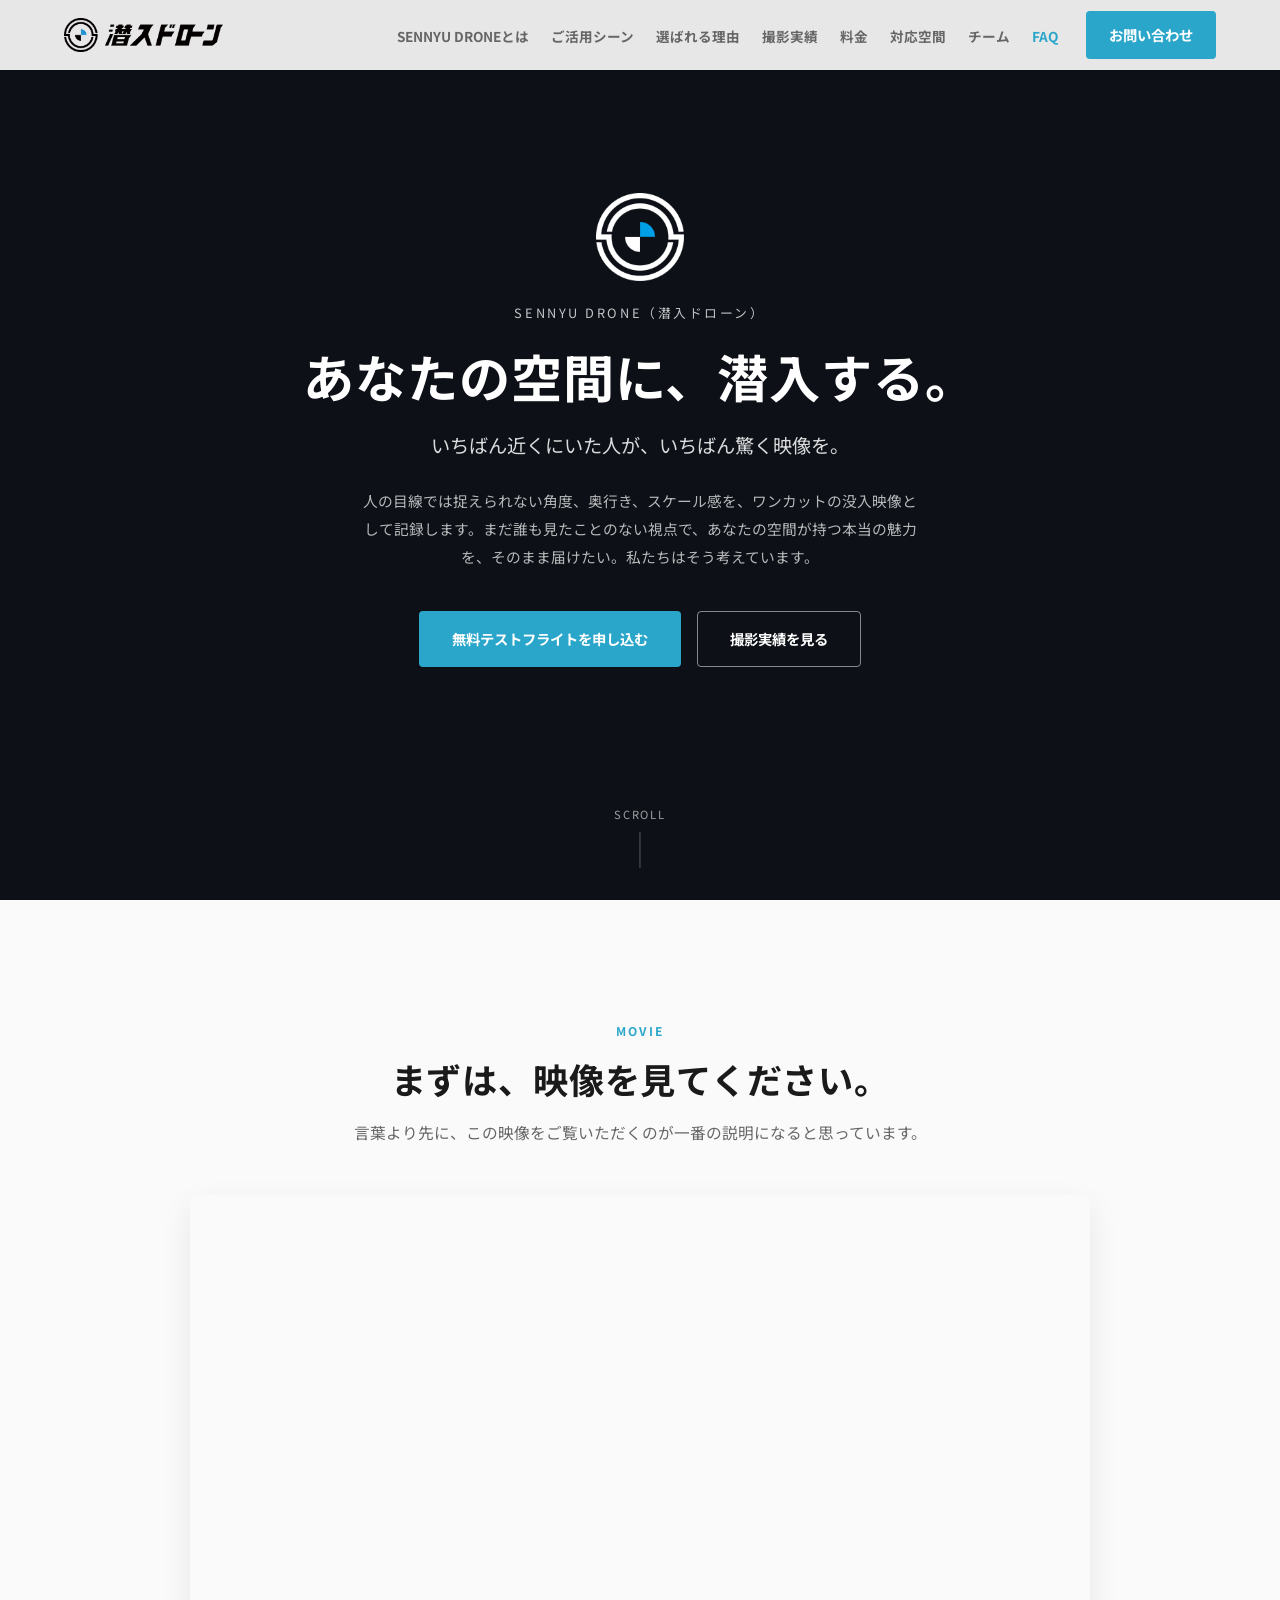
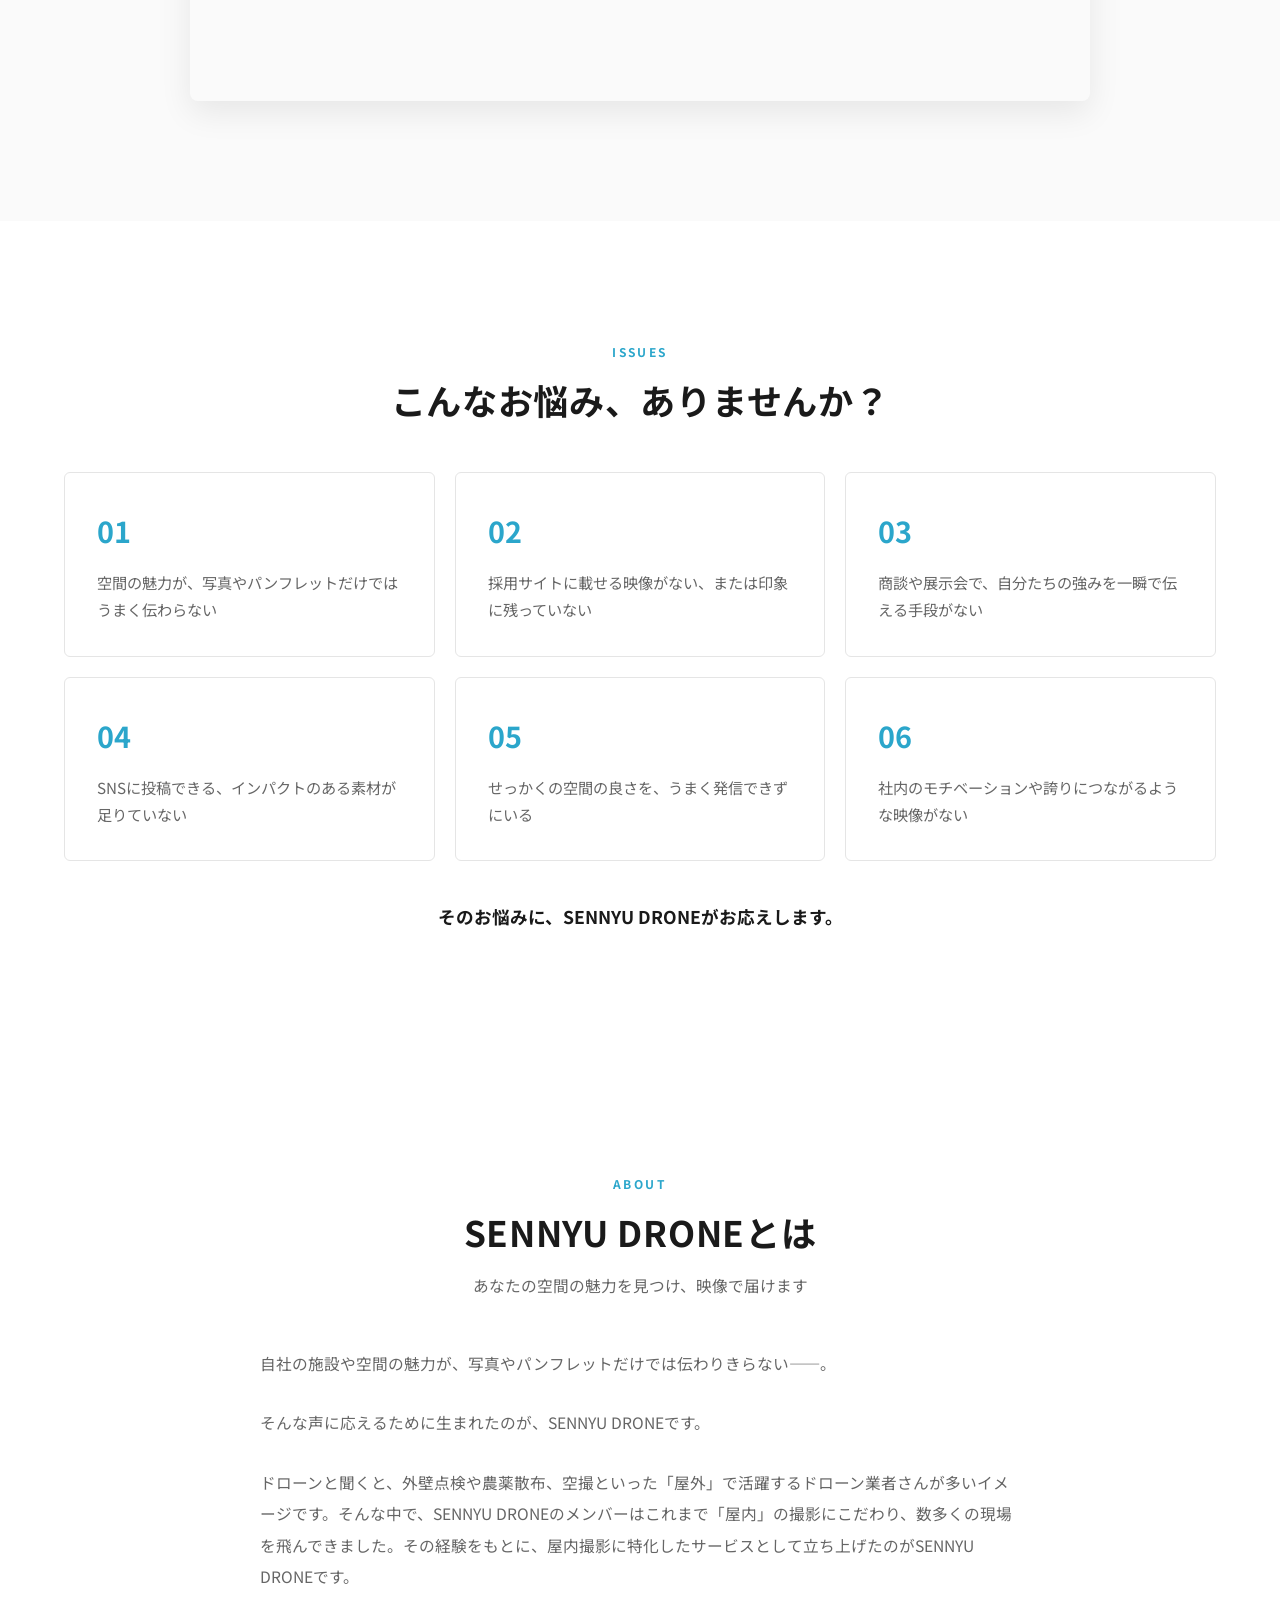
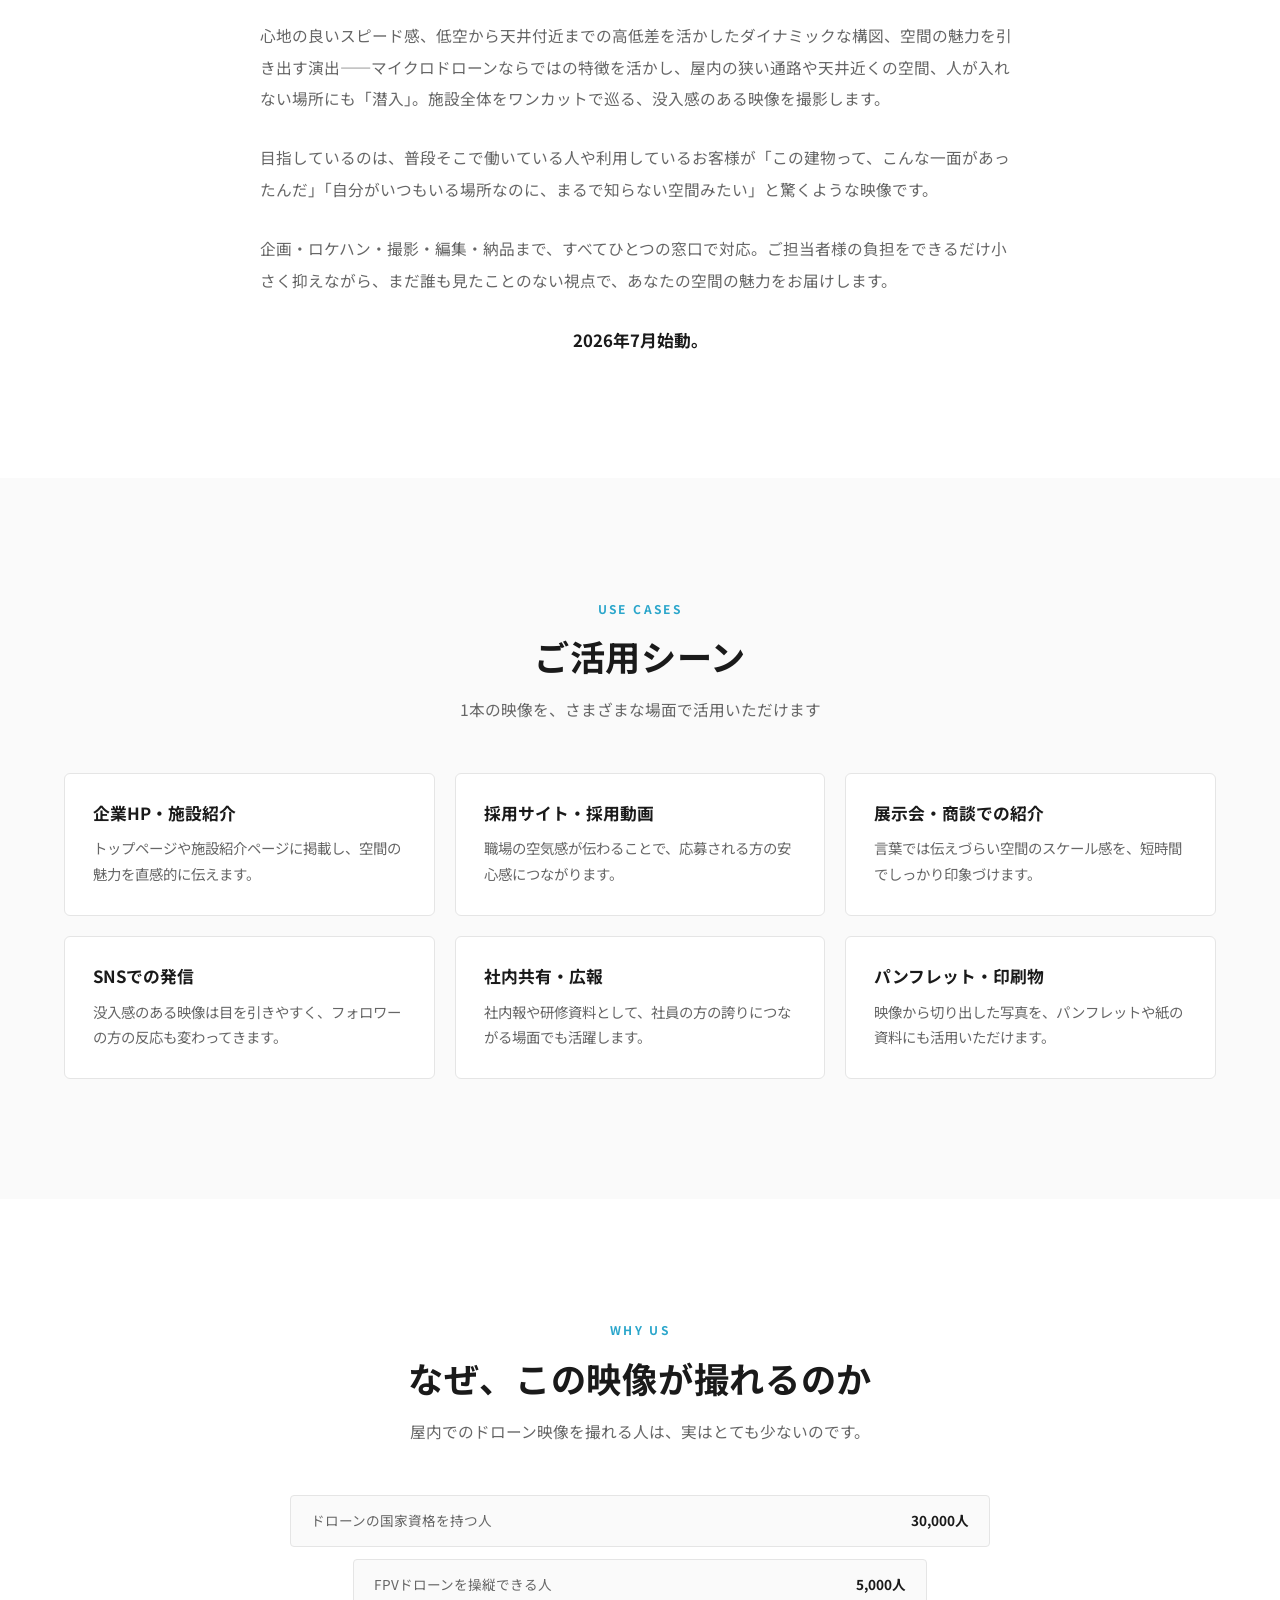
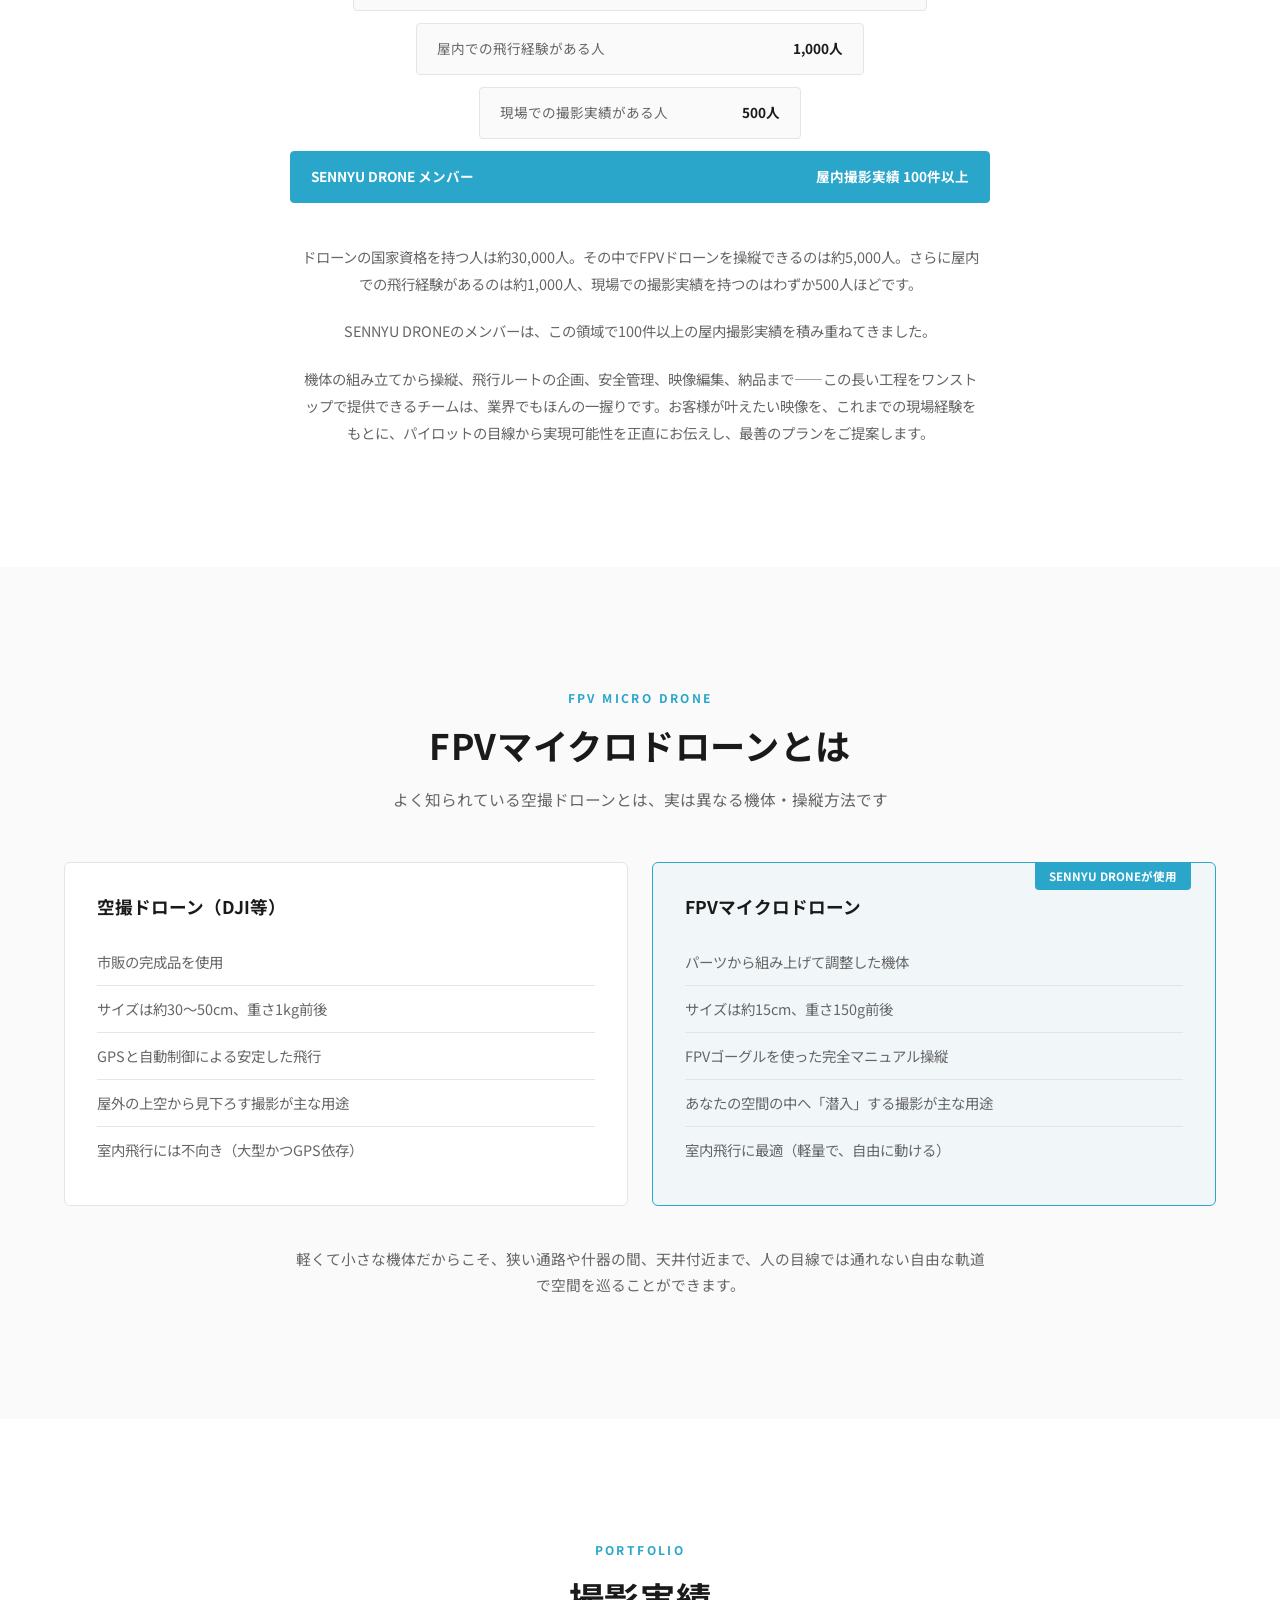
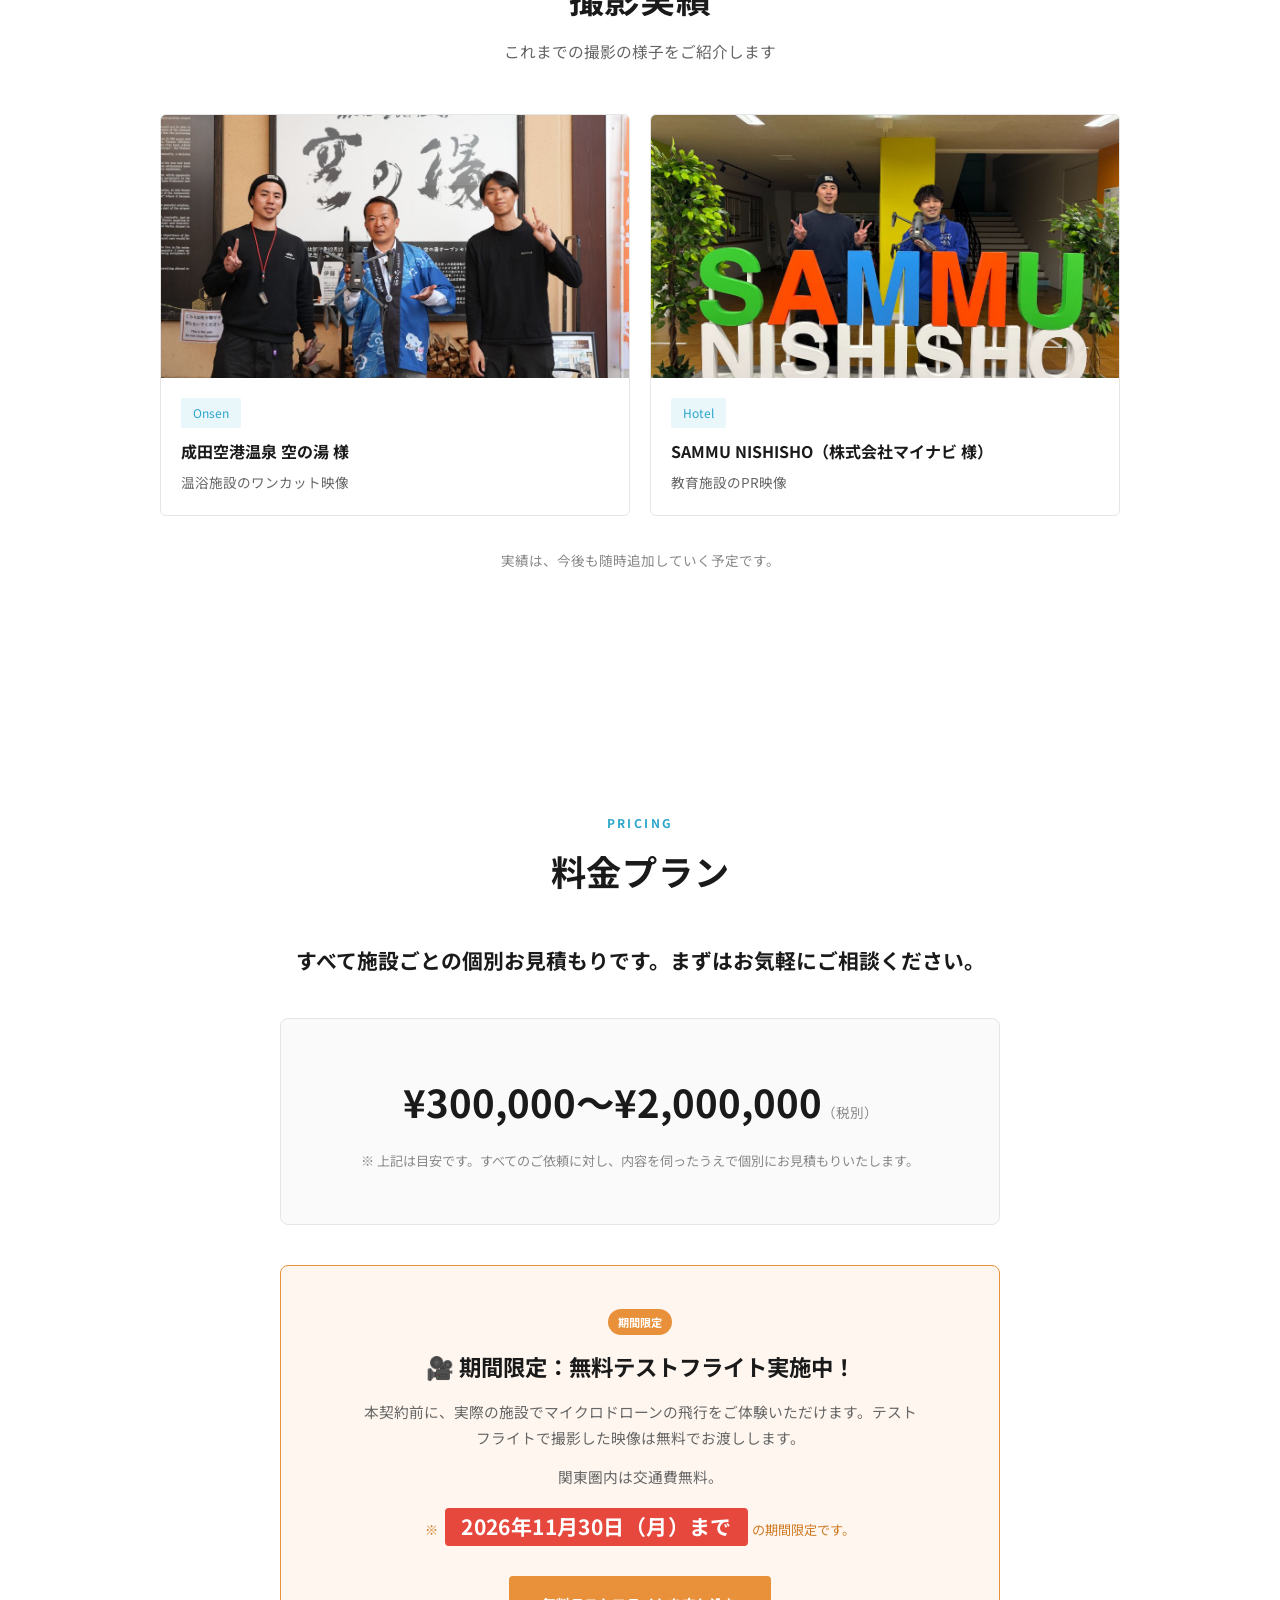
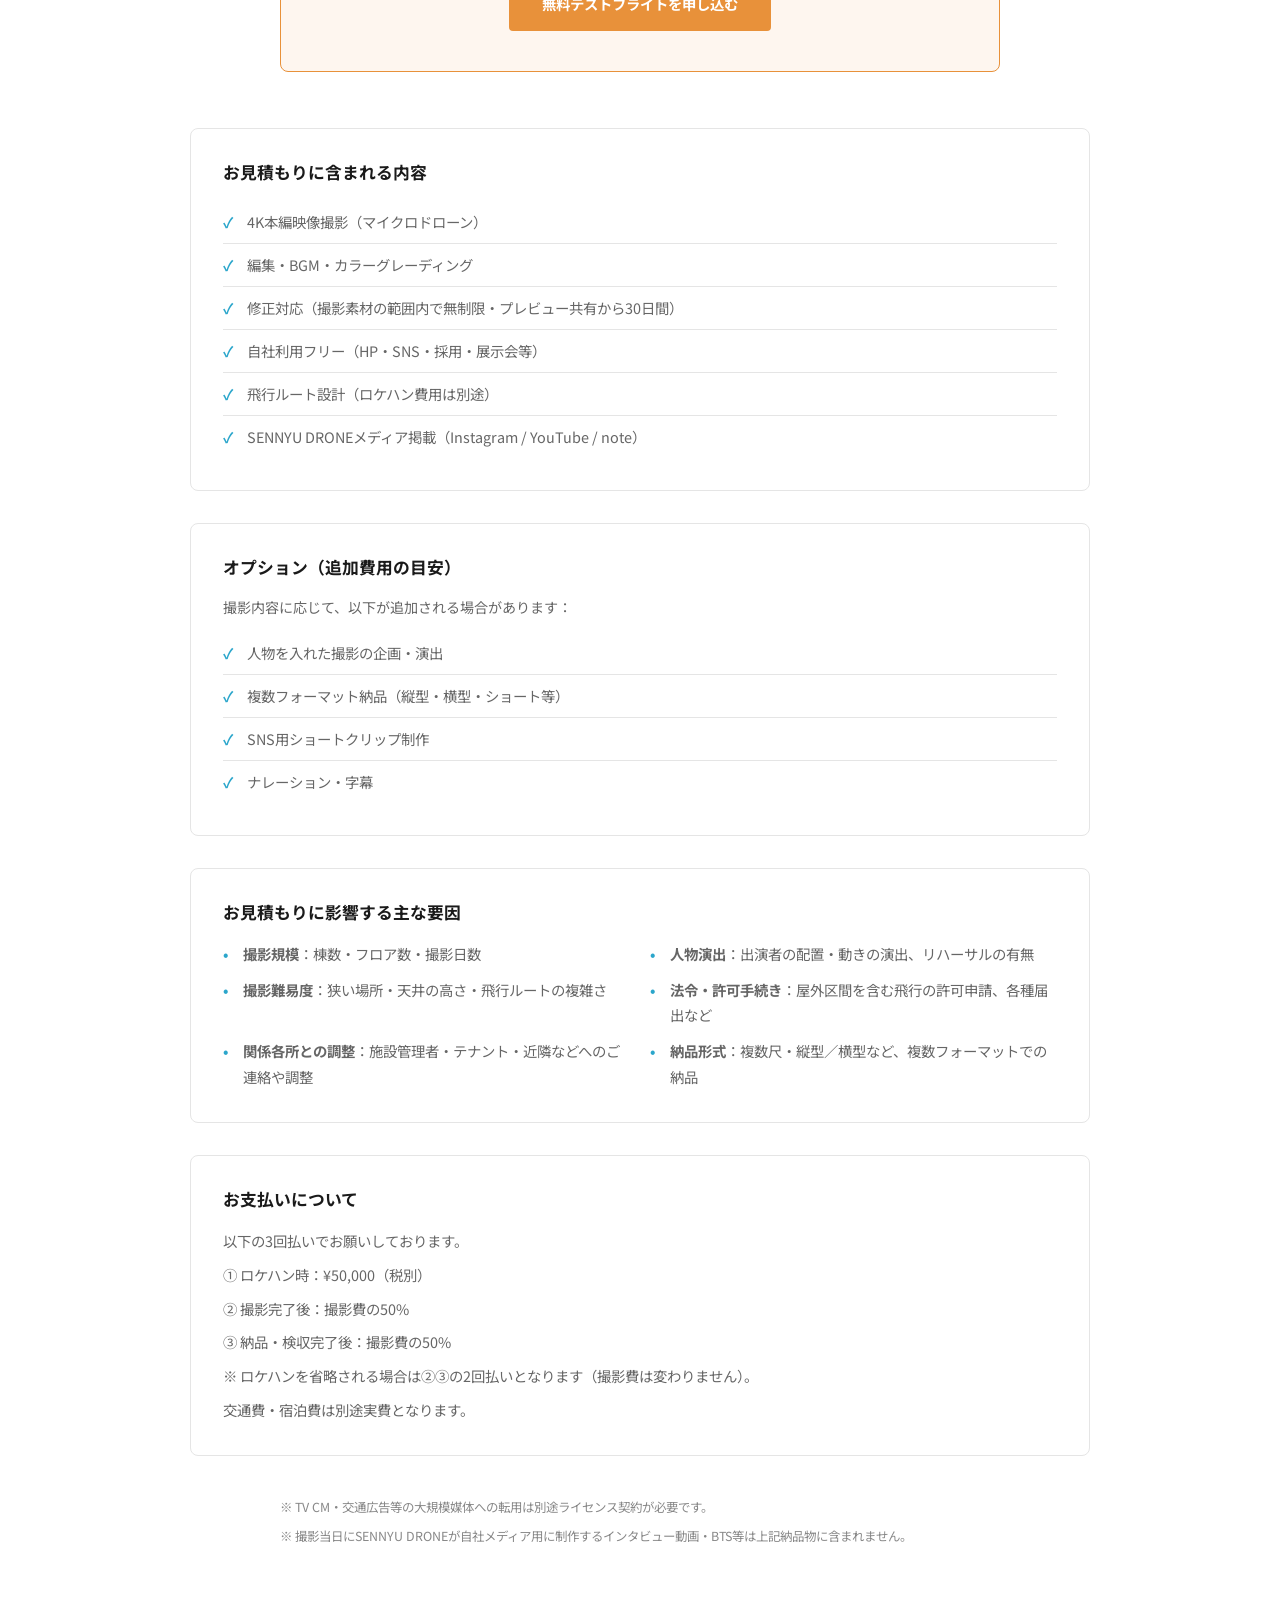
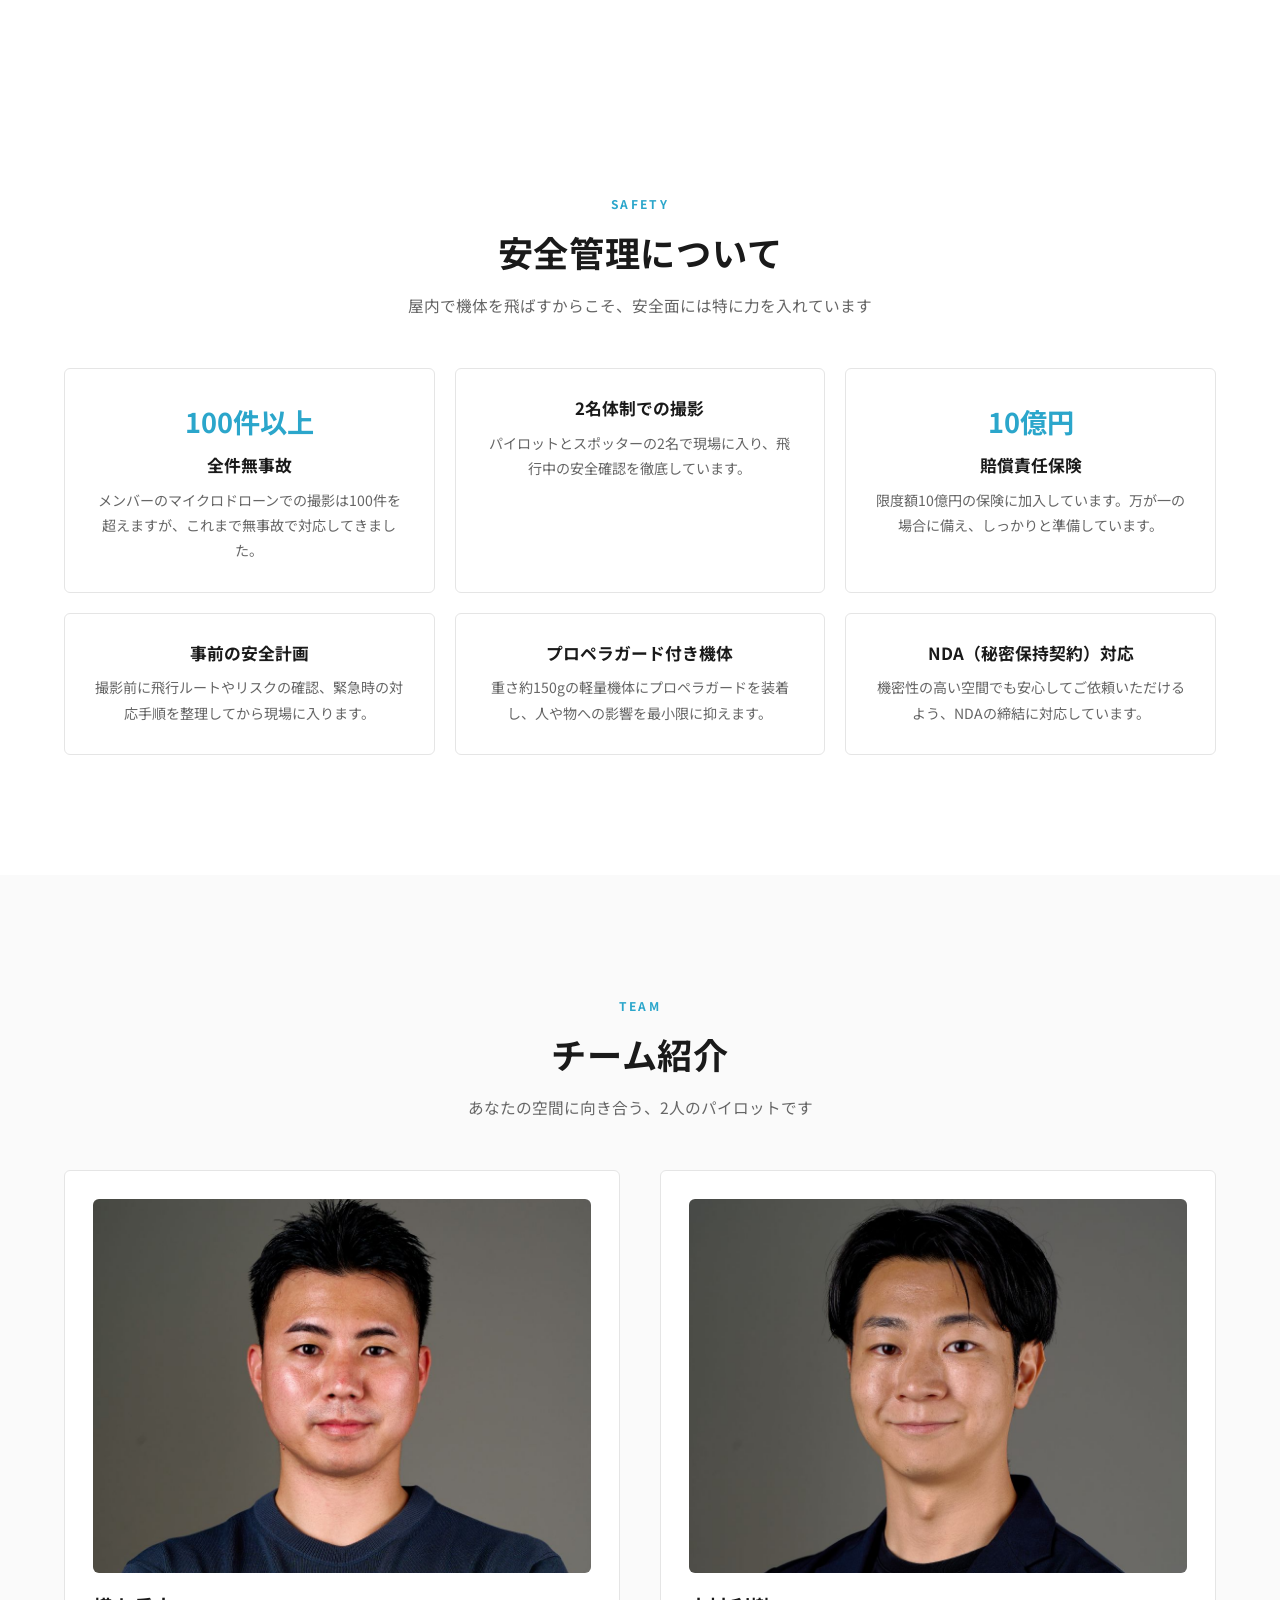
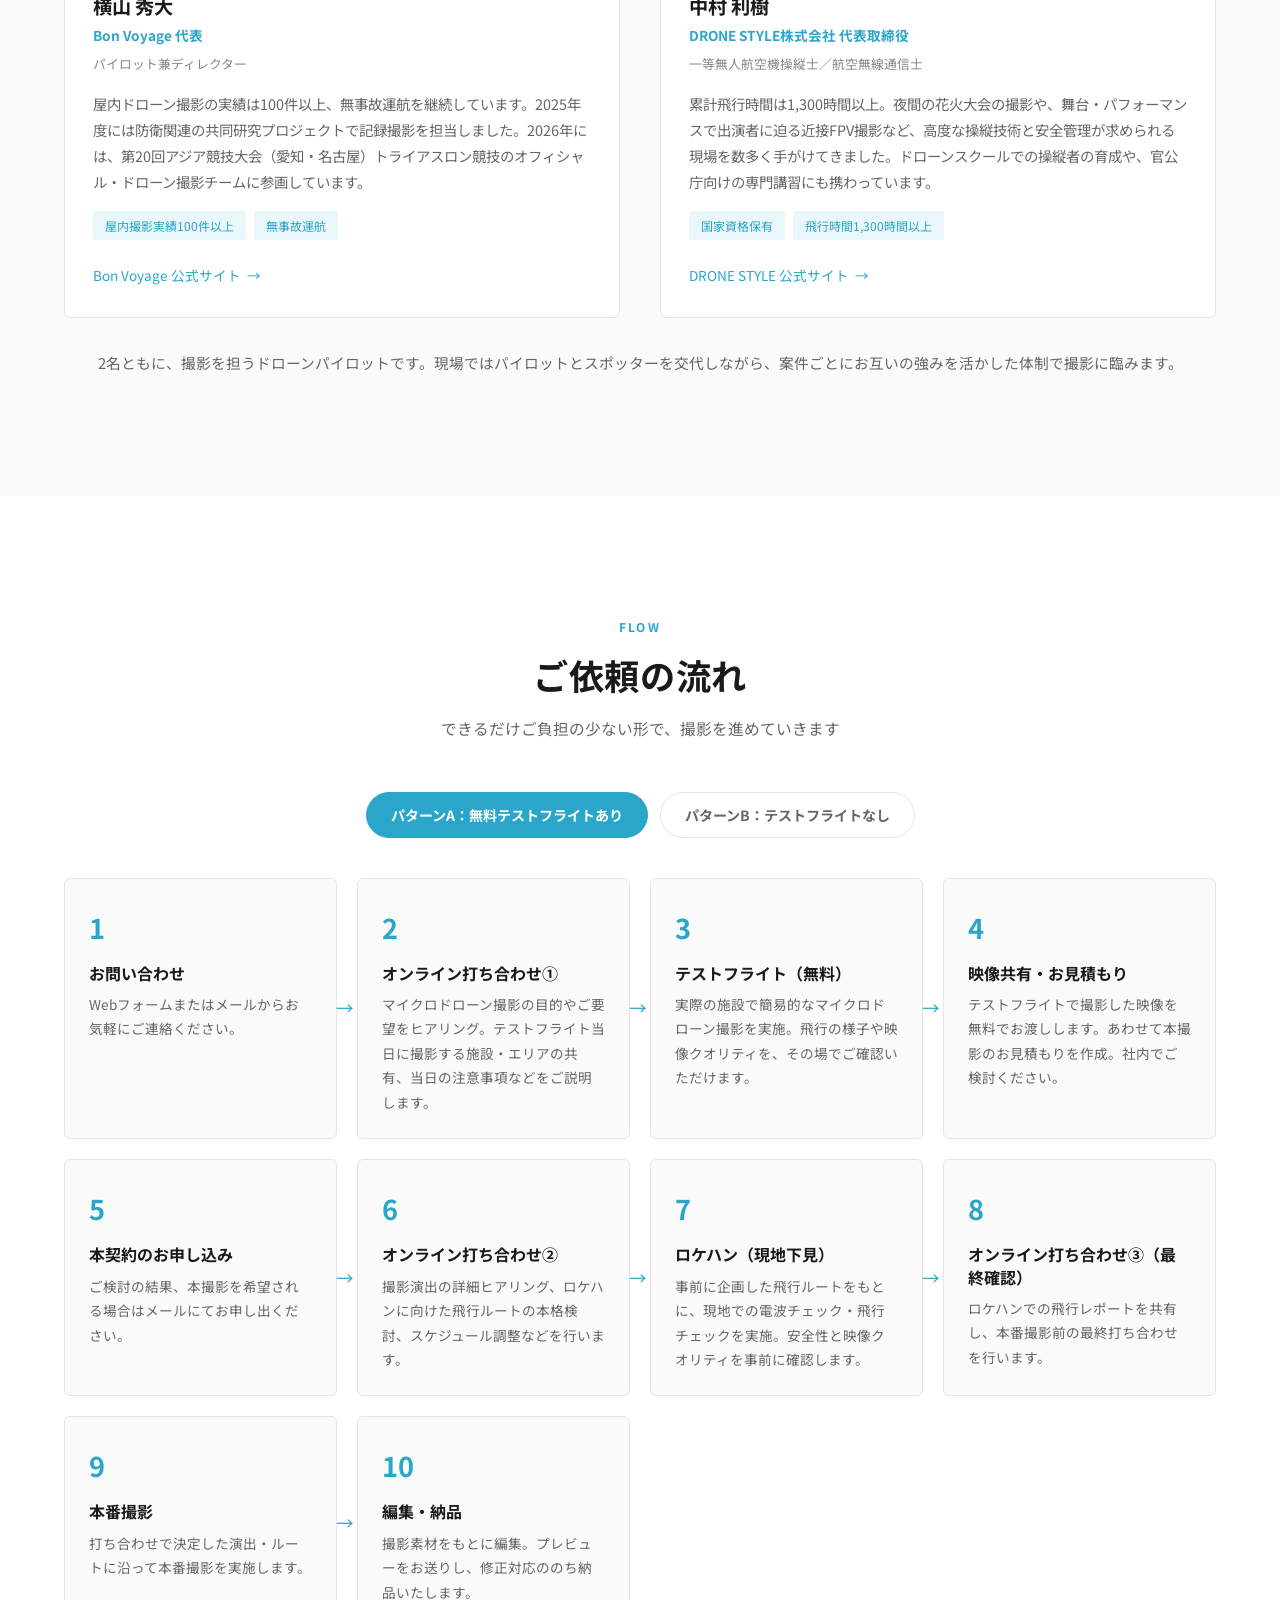
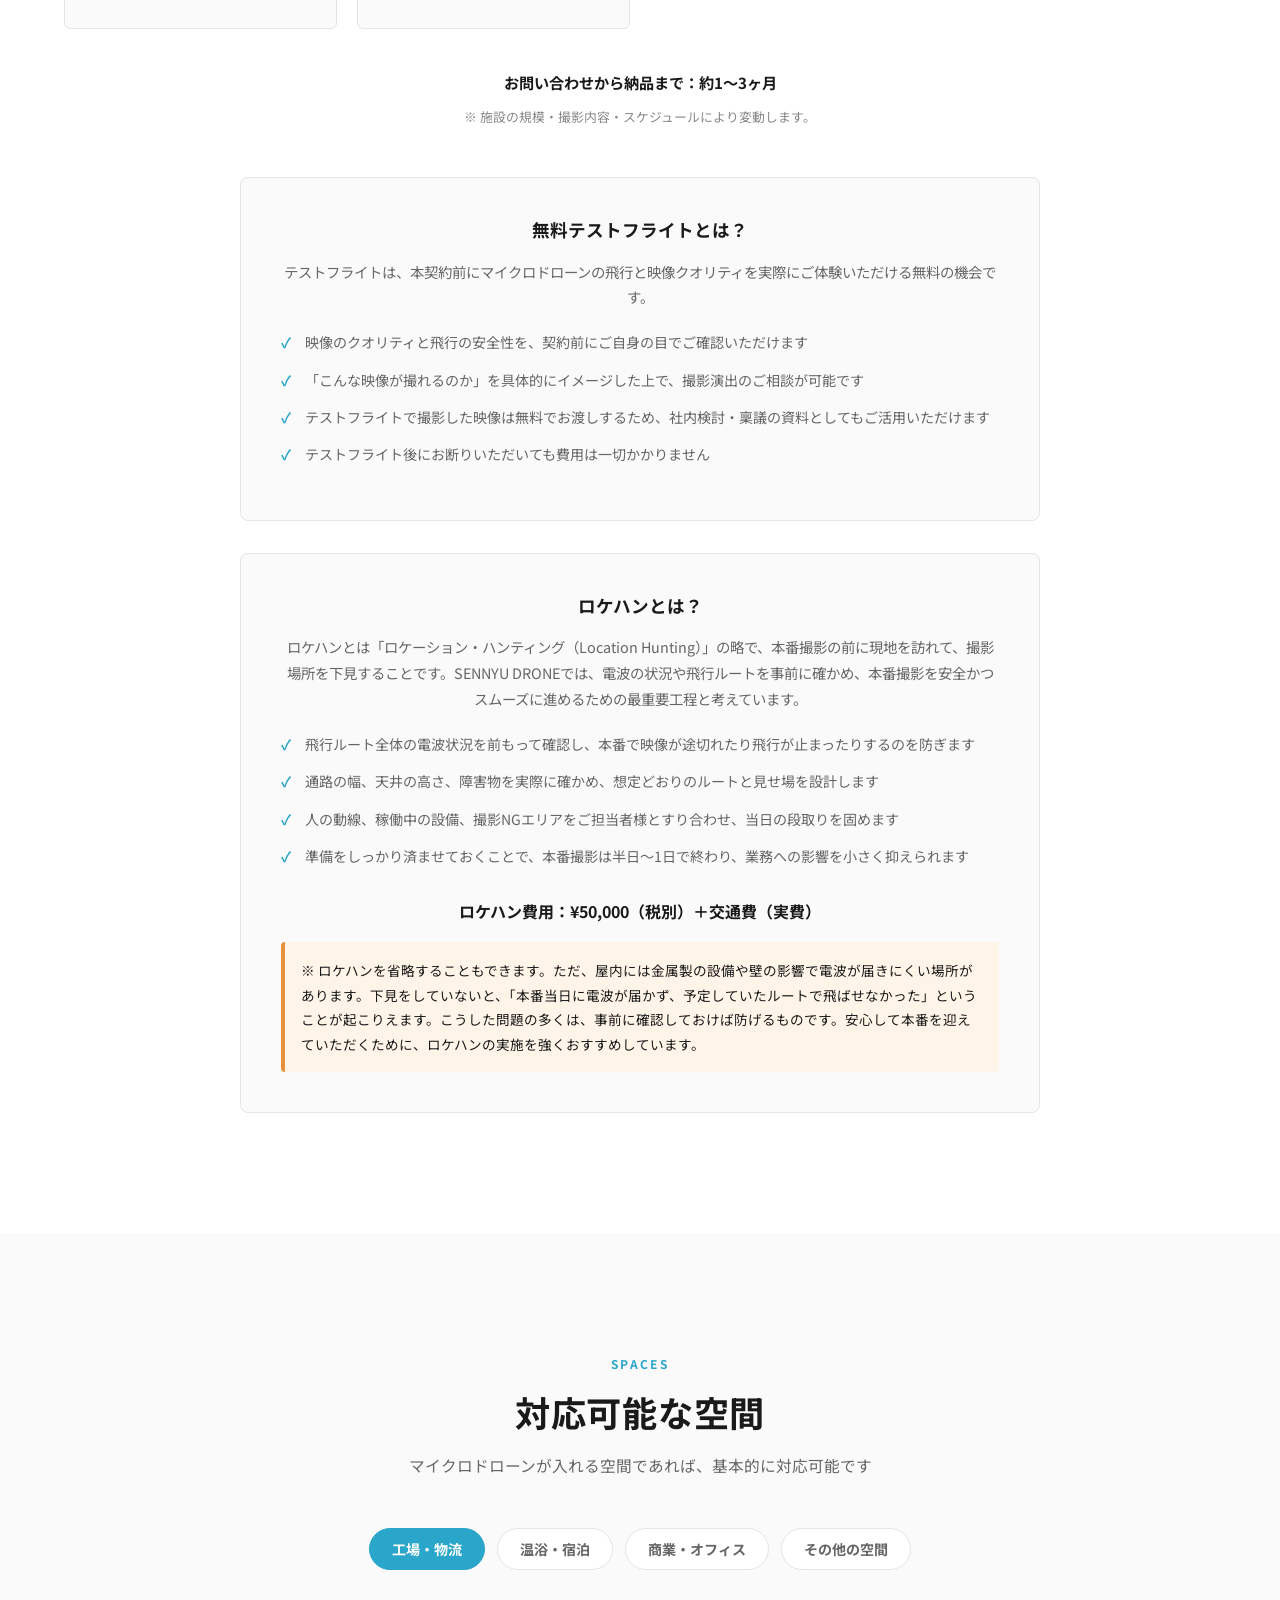
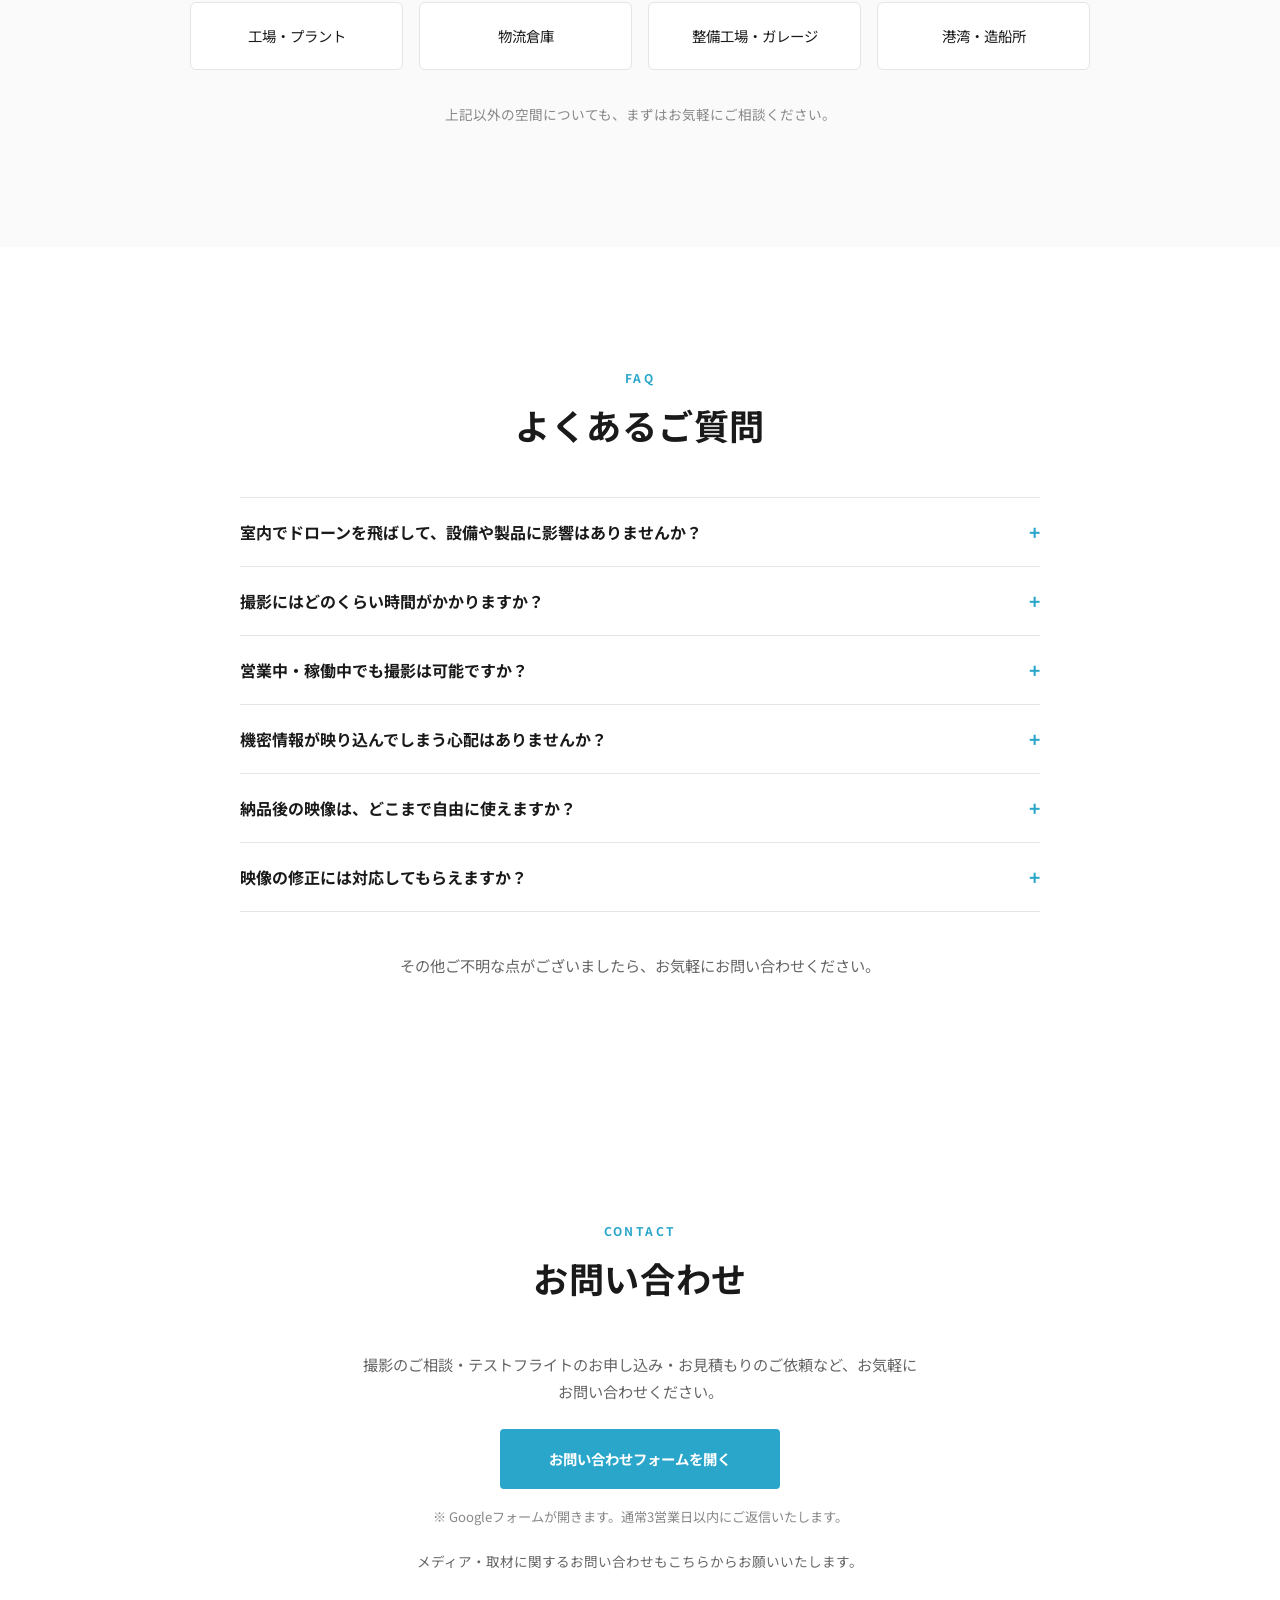
<file: index.html>
<!DOCTYPE html>
<html lang="ja">
<head>
<meta charset="UTF-8">
<meta name="viewport" content="width=device-width, initial-scale=1.0">
<title>潜入ドローン SENNYU DRONE｜屋内空間映像の専門チーム</title>
<meta name="description" content="FPVマイクロドローンで御社の空間に潜入。人の目線では捉えられない角度・奥行き・スケール感を、ワンカットの没入映像として記録します。">

<!-- OGP -->
<meta property="og:title" content="潜入ドローン SENNYU DRONE｜屋内空間映像の専門チーム">
<meta property="og:description" content="FPVマイクロドローンで御社の空間に潜入。人の目線では捉えられない角度・奥行き・スケール感を、ワンカットの没入映像として記録します。">
<meta property="og:type" content="website">
<meta property="og:url" content="https://sennyu-drone.com/">
<meta property="og:image" content="https://sennyu-drone.com/images/logo-stacked.png">

<!-- Google Fonts（Noto Sans JPのみ） -->
<link rel="preconnect" href="https://fonts.googleapis.com">
<link rel="preconnect" href="https://fonts.gstatic.com" crossorigin>
<link href="https://fonts.googleapis.com/css2?family=Noto+Sans+JP:wght@400;700&display=swap" rel="stylesheet">

<!-- CSS -->
<link rel="stylesheet" href="style.css">

<!-- Favicon -->
<link rel="icon" type="image/png" href="images/logo-mark.png">
</head>
<body>

<!-- ============================================================
     NAVIGATION
============================================================ -->
<header id="nav" class="site-header">
  <div class="nav-container">
    <a href="#hero" class="nav-logo" aria-label="潜入ドローン SENNYU DRONE トップへ">
      <img src="images/logo-horizontal.png" alt="潜入ドローン SENNYU DRONE" class="nav-logo-img" width="170" height="36">
    </a>

    <nav class="nav-menu" id="navMenu">
      <ul class="nav-list">
        <li><a href="#about" class="nav-link">SENNYU DRONEとは</a></li>
        <li><a href="#usecases" class="nav-link">ご活用シーン</a></li>
        <li><a href="#whyus" class="nav-link">選ばれる理由</a></li>
        <li><a href="#portfolio" class="nav-link">撮影実績</a></li>
        <li><a href="#pricing" class="nav-link">料金</a></li>
        <li><a href="#spaces" class="nav-link">対応空間</a></li>
        <li><a href="#team" class="nav-link">チーム</a></li>
        <li><a href="#faq" class="nav-link">FAQ</a></li>
      </ul>
      <a href="#contact" class="btn btn-primary nav-contact-btn">お問い合わせ</a>
    </nav>

    <button class="nav-toggle" id="navToggle" aria-label="メニューを開く" aria-expanded="false" aria-controls="navMenu">
      <span class="nav-toggle-bar"></span>
      <span class="nav-toggle-bar"></span>
      <span class="nav-toggle-bar"></span>
    </button>
  </div>
</header>

<main>

<!-- ============================================================
     HERO
============================================================ -->
<section id="hero" class="hero-section">
  <div class="hero-inner">

    <img src="images/logo-mark-white.png" alt="SENNYU DRONE ロゴマーク" width="88" height="88" class="hero-logo-img">
    <p class="hero-eyebrow">SENNYU DRONE（潜入ドローン）</p>
    <h1 class="hero-title">あなたの空間に、潜入する。</h1>
    <p class="hero-subcopy">いちばん近くにいた人が、いちばん驚く映像を。</p>
    <p class="hero-description">人の目線では捉えられない角度、奥行き、スケール感を、ワンカットの没入映像として記録します。まだ誰も見たことのない視点で、あなたの空間が持つ本当の魅力を、そのまま届けたい。私たちはそう考えています。</p>

    <div class="hero-cta">
      <a href="#contact" class="btn btn-primary">無料テストフライトを申し込む</a>
      <a href="#portfolio" class="btn btn-secondary">撮影実績を見る</a>
    </div>
  </div>

  <div class="scroll-indicator">
    <span class="scroll-text">Scroll</span>
    <span class="scroll-line"></span>
  </div>
</section>

<!-- ============================================================
     VIDEO
============================================================ -->
<section id="video" class="fade-in-section video-section">
  <div class="container">
    <div class="section-heading">
      <p class="eyebrow">MOVIE</p>
      <h2 class="section-title">まずは、映像を見てください。</h2>
      <p class="section-lead">言葉より先に、この映像をご覧いただくのが一番の説明になると思っています。</p>
    </div>

    <div class="video-embed-wrap">
      <iframe class="video-embed" src="https://www.youtube.com/embed/p5EAjGkWjbA" title="SENNYU DRONE 映像作品"
        frameborder="0" allow="accelerometer; autoplay; clipboard-write; encrypted-media; gyroscope; picture-in-picture" allowfullscreen loading="lazy"></iframe>
    </div>
  </div>
</section>

<!-- ============================================================
     PROBLEMS
============================================================ -->
<section id="problems" class="fade-in-section problems-section">
  <div class="container">
    <div class="section-heading">
      <p class="eyebrow">ISSUES</p>
      <h2 class="section-title">こんなお悩み、ありませんか？</h2>
    </div>

    <div class="card-grid card-grid-3">
      <article class="problem-card">
        <span class="problem-number">01</span>
        <p class="problem-text">空間の魅力が、写真やパンフレットだけではうまく伝わらない</p>
      </article>
      <article class="problem-card">
        <span class="problem-number">02</span>
        <p class="problem-text">採用サイトに載せる映像がない、または印象に残っていない</p>
      </article>
      <article class="problem-card">
        <span class="problem-number">03</span>
        <p class="problem-text">商談や展示会で、自分たちの強みを一瞬で伝える手段がない</p>
      </article>
      <article class="problem-card">
        <span class="problem-number">04</span>
        <p class="problem-text">SNSに投稿できる、インパクトのある素材が足りていない</p>
      </article>
      <article class="problem-card">
        <span class="problem-number">05</span>
        <p class="problem-text">せっかくの空間の良さを、うまく発信できずにいる</p>
      </article>
      <article class="problem-card">
        <span class="problem-number">06</span>
        <p class="problem-text">社内のモチベーションや誇りにつながるような映像がない</p>
      </article>
    </div>

    <p class="problems-conclusion">そのお悩みに、SENNYU DRONEがお応えします。</p>
  </div>
</section>

<!-- ============================================================
     ABOUT
============================================================ -->
<section id="about" class="fade-in-section about-section">
  <div class="container">
    <div class="section-heading">
      <p class="eyebrow">ABOUT</p>
      <h2 class="section-title">SENNYU DRONEとは</h2>
      <p class="section-lead">あなたの空間の魅力を見つけ、映像で届けます</p>
    </div>

    <div class="about-text-single">
      <p>自社の施設や空間の魅力が、写真やパンフレットだけでは伝わりきらない——。</p>
      <p>そんな声に応えるために生まれたのが、SENNYU DRONEです。</p>
      <p>ドローンと聞くと、外壁点検や農薬散布、空撮といった「屋外」で活躍するドローン業者さんが多いイメージです。そんな中で、SENNYU DRONEのメンバーはこれまで「屋内」の撮影にこだわり、数多くの現場を飛んできました。その経験をもとに、屋内撮影に特化したサービスとして立ち上げたのがSENNYU DRONEです。</p>
      <p>心地の良いスピード感、低空から天井付近までの高低差を活かしたダイナミックな構図、空間の魅力を引き出す演出——マイクロドローンならではの特徴を活かし、屋内の狭い通路や天井近くの空間、人が入れない場所にも「潜入」。施設全体をワンカットで巡る、没入感のある映像を撮影します。</p>
      <p>目指しているのは、普段そこで働いている人や利用しているお客様が「この建物って、こんな一面があったんだ」「自分がいつもいる場所なのに、まるで知らない空間みたい」と驚くような映像です。</p>
      <p>企画・ロケハン・撮影・編集・納品まで、すべてひとつの窓口で対応。ご担当者様の負担をできるだけ小さく抑えながら、まだ誰も見たことのない視点で、あなたの空間の魅力をお届けします。</p>
      <p class="about-text-final">2026年7月始動。</p>
    </div>
  </div>
</section>

<!-- ============================================================
     USE CASES
============================================================ -->
<section id="usecases" class="fade-in-section usecases-section">
  <div class="container">
    <div class="section-heading">
      <p class="eyebrow">USE CASES</p>
      <h2 class="section-title">ご活用シーン</h2>
      <p class="section-lead">1本の映像を、さまざまな場面で活用いただけます</p>
    </div>

    <div class="card-grid card-grid-3">
      <article class="usecase-card">
        <h3 class="usecase-title">企業HP・施設紹介</h3>
        <p class="usecase-text">トップページや施設紹介ページに掲載し、空間の魅力を直感的に伝えます。</p>
      </article>
      <article class="usecase-card">
        <h3 class="usecase-title">採用サイト・採用動画</h3>
        <p class="usecase-text">職場の空気感が伝わることで、応募される方の安心感につながります。</p>
      </article>
      <article class="usecase-card">
        <h3 class="usecase-title">展示会・商談での紹介</h3>
        <p class="usecase-text">言葉では伝えづらい空間のスケール感を、短時間でしっかり印象づけます。</p>
      </article>
      <article class="usecase-card">
        <h3 class="usecase-title">SNSでの発信</h3>
        <p class="usecase-text">没入感のある映像は目を引きやすく、フォロワーの方の反応も変わってきます。</p>
      </article>
      <article class="usecase-card">
        <h3 class="usecase-title">社内共有・広報</h3>
        <p class="usecase-text">社内報や研修資料として、社員の方の誇りにつながる場面でも活躍します。</p>
      </article>
      <article class="usecase-card">
        <h3 class="usecase-title">パンフレット・印刷物</h3>
        <p class="usecase-text">映像から切り出した写真を、パンフレットや紙の資料にも活用いただけます。</p>
      </article>
    </div>
  </div>
</section>

<!-- ============================================================
     WHY US
============================================================ -->
<section id="whyus" class="fade-in-section whyus-section">
  <div class="container">
    <div class="section-heading">
      <p class="eyebrow">WHY US</p>
      <h2 class="section-title">なぜ、この映像が撮れるのか</h2>
      <p class="section-lead">屋内でのドローン映像を撮れる人は、実はとても少ないのです。</p>
    </div>

    <div class="funnel">
      <div class="funnel-level funnel-level-1">
        <span class="funnel-label">ドローンの国家資格を持つ人</span>
        <span class="funnel-value">30,000人</span>
      </div>
      <div class="funnel-level funnel-level-2">
        <span class="funnel-label">FPVドローンを操縦できる人</span>
        <span class="funnel-value">5,000人</span>
      </div>
      <div class="funnel-level funnel-level-3">
        <span class="funnel-label">屋内での飛行経験がある人</span>
        <span class="funnel-value">1,000人</span>
      </div>
      <div class="funnel-level funnel-level-4">
        <span class="funnel-label">現場での撮影実績がある人</span>
        <span class="funnel-value">500人</span>
      </div>
      <div class="funnel-level funnel-level-5">
        <span class="funnel-label">SENNYU DRONE メンバー</span>
        <span class="funnel-value">屋内撮影実績 100件以上</span>
      </div>
    </div>

    <p class="whyus-note">ドローンの国家資格を持つ人は約30,000人。その中でFPVドローンを操縦できるのは約5,000人。さらに屋内での飛行経験があるのは約1,000人、現場での撮影実績を持つのはわずか500人ほどです。</p>
    <p class="whyus-note">SENNYU DRONEのメンバーは、この領域で100件以上の屋内撮影実績を積み重ねてきました。</p>
    <p class="whyus-note">機体の組み立てから操縦、飛行ルートの企画、安全管理、映像編集、納品まで——この長い工程をワンストップで提供できるチームは、業界でもほんの一握りです。お客様が叶えたい映像を、これまでの現場経験をもとに、パイロットの目線から実現可能性を正直にお伝えし、最善のプランをご提案します。</p>
  </div>
</section>

<!-- ============================================================
     DRONE COMPARISON
============================================================ -->
<section id="comparison" class="fade-in-section comparison-section">
  <div class="container">
    <div class="section-heading">
      <p class="eyebrow">FPV MICRO DRONE</p>
      <h2 class="section-title">FPVマイクロドローンとは</h2>
      <p class="section-lead">よく知られている空撮ドローンとは、実は異なる機体・操縦方法です</p>
    </div>

    <div class="comparison-grid">
      <article class="comparison-card">
        <h3 class="comparison-card-title">空撮ドローン（DJI等）</h3>
        <ul class="comparison-list">
          <li>市販の完成品を使用</li>
          <li>サイズは約30〜50cm、重さ1kg前後</li>
          <li>GPSと自動制御による安定した飛行</li>
          <li>屋外の上空から見下ろす撮影が主な用途</li>
          <li>室内飛行には不向き（大型かつGPS依存）</li>
        </ul>
      </article>
      <article class="comparison-card comparison-card-featured">
        <span class="comparison-badge">SENNYU DRONEが使用</span>
        <h3 class="comparison-card-title">FPVマイクロドローン</h3>
        <ul class="comparison-list">
          <li>パーツから組み上げて調整した機体</li>
          <li>サイズは約15cm、重さ150g前後</li>
          <li>FPVゴーグルを使った完全マニュアル操縦</li>
          <li>あなたの空間の中へ「潜入」する撮影が主な用途</li>
          <li>室内飛行に最適（軽量で、自由に動ける）</li>
        </ul>
      </article>
    </div>

    <p class="comparison-conclusion">軽くて小さな機体だからこそ、狭い通路や什器の間、天井付近まで、人の目線では通れない自由な軌道で空間を巡ることができます。</p>
  </div>
</section>

<!-- ============================================================
     PORTFOLIO
============================================================ -->
<section id="portfolio" class="fade-in-section portfolio-section">
  <div class="container">
    <div class="section-heading">
      <p class="eyebrow">PORTFOLIO</p>
      <h2 class="section-title">撮影実績</h2>
      <p class="section-lead">これまでの撮影の様子をご紹介します</p>
    </div>

    <div class="card-grid portfolio-grid">
      <article class="portfolio-card">
        <div class="portfolio-thumb">
          <img src="images/portfolio-01.jpg" alt="成田空港温泉 空の湯 様" width="400" height="260">
        </div>
        <span class="tag portfolio-tag">Onsen</span>
        <h3 class="portfolio-title">成田空港温泉 空の湯 様</h3>
        <p class="portfolio-text">温浴施設のワンカット映像</p>
      </article>

      <article class="portfolio-card">
        <div class="portfolio-thumb">
          <img src="images/portfolio-02.jpg" alt="SAMMU NISHISHO（株式会社マイナビ 様）" width="400" height="260">
        </div>
        <span class="tag portfolio-tag">Hotel</span>
        <h3 class="portfolio-title">SAMMU NISHISHO（株式会社マイナビ 様）</h3>
        <p class="portfolio-text">教育施設のPR映像</p>
      </article>
    </div>

    <p class="portfolio-note">実績は、今後も随時追加していく予定です。</p>
  </div>
</section>

<!-- ============================================================
     PRICING
============================================================ -->
<section id="pricing" class="fade-in-section pricing-section">
  <div class="container">
    <div class="section-heading">
      <p class="eyebrow">PRICING</p>
      <h2 class="section-title">料金プラン</h2>
    </div>

    <p class="pricing-lead">すべて施設ごとの個別お見積もりです。まずはお気軽にご相談ください。</p>

        <div class="pricing-range-box">
      <p class="pricing-range">¥300,000〜¥2,000,000<span class="pricing-tax">（税別）</span></p>
      <p class="pricing-range-note">※ 上記は目安です。すべてのご依頼に対し、内容を伺ったうえで個別にお見積もりいたします。</p>
    </div>


    <!-- キャンペーン開始（2026年11月30日までの期間限定・終了後はこのブロックを削除） -->
    <div class="promo-banner">
      <span class="promo-badge">期間限定</span>
      <h3 class="promo-title">🎥 期間限定：無料テストフライト実施中！</h3>
      <p class="promo-text">本契約前に、実際の施設でマイクロドローンの飛行をご体験いただけます。テストフライトで撮影した映像は無料でお渡しします。</p>
      <p class="promo-text">関東圏内は交通費無料。</p>
      <p class="promo-note">※ <span class="campaign-deadline">2026年11月30日（月）まで</span>の期間限定です。</p>
      <div class="promo-cta">
        <a href="#contact" class="btn btn-campaign">無料テストフライトを申し込む</a>
      </div>
    </div>
    <!-- キャンペーン終了 -->

    <div class="pricing-details">
      <div class="pricing-detail-card">
        <h3 class="pricing-detail-title">お見積もりに含まれる内容</h3>
        <ul class="pricing-list">
          <li>4K本編映像撮影（マイクロドローン）</li>
          <li>編集・BGM・カラーグレーディング</li>
          <li>修正対応（撮影素材の範囲内で無制限・プレビュー共有から30日間）</li>
          <li>自社利用フリー（HP・SNS・採用・展示会等）</li>
          <li>飛行ルート設計（ロケハン費用は別途）</li>
          <li>SENNYU DRONEメディア掲載（Instagram / YouTube / note）</li>
        </ul>
      </div>

      <div class="pricing-detail-card">
        <h3 class="pricing-detail-title">オプション（追加費用の目安）</h3>
        <p class="pricing-detail-lead">撮影内容に応じて、以下が追加される場合があります：</p>
        <ul class="pricing-list">
          <li>人物を入れた撮影の企画・演出</li>
          <li>複数フォーマット納品（縦型・横型・ショート等）</li>
          <li>SNS用ショートクリップ制作</li>
          <li>ナレーション・字幕</li>
        </ul>
      </div>

      <div class="pricing-detail-card">
        <h3 class="pricing-detail-title">お見積もりに影響する主な要因</h3>
        <ul class="pricing-factor-list">
        <li><strong>撮影規模</strong>：棟数・フロア数・撮影日数</li>
        <li><strong>人物演出</strong>：出演者の配置・動きの演出、リハーサルの有無</li>
        <li><strong>撮影難易度</strong>：狭い場所・天井の高さ・飛行ルートの複雑さ</li>
        <li><strong>法令・許可手続き</strong>：屋外区間を含む飛行の許可申請、各種届出など</li>
        <li><strong>関係各所との調整</strong>：施設管理者・テナント・近隣などへのご連絡や調整</li>
        <li><strong>納品形式</strong>：複数尺・縦型／横型など、複数フォーマットでの納品</li>

        </ul>
      </div>

      <div class="pricing-detail-card">
        <h3 class="pricing-detail-title">お支払いについて</h3>
        <p class="pricing-detail-text">以下の3回払いでお願いしております。</p>
        <p class="pricing-detail-text">① ロケハン時：¥50,000（税別）</p>
        <p class="pricing-detail-text">② 撮影完了後：撮影費の50%</p>
        <p class="pricing-detail-text">③ 納品・検収完了後：撮影費の50%</p>
        <p class="pricing-detail-text">※ ロケハンを省略される場合は②③の2回払いとなります（撮影費は変わりません）。</p>
        <p class="pricing-detail-text">交通費・宿泊費は別途実費となります。</p>
      </div>
    </div>

    <div class="pricing-notes">
      <p>※ TV CM・交通広告等の大規模媒体への転用は別途ライセンス契約が必要です。</p>
      <p>※ 撮影当日にSENNYU DRONEが自社メディア用に制作するインタビュー動画・BTS等は上記納品物に含まれません。</p>
    </div>
  </div>
</section>

<!-- ============================================================
     SAFETY
============================================================ -->
<section id="safety" class="fade-in-section safety-section">
  <div class="container">
    <div class="section-heading">
      <p class="eyebrow">SAFETY</p>
      <h2 class="section-title">安全管理について</h2>
      <p class="section-lead">屋内で機体を飛ばすからこそ、安全面には特に力を入れています</p>
    </div>

    <div class="card-grid card-grid-3">
      <article class="safety-card">
        <span class="safety-number">100件以上</span>
        <h3 class="safety-title">全件無事故</h3>
        <p class="safety-text">メンバーのマイクロドローンでの撮影は100件を超えますが、これまで無事故で対応してきました。</p>
      </article>
      <article class="safety-card">
        <h3 class="safety-title">2名体制での撮影</h3>
        <p class="safety-text">パイロットとスポッターの2名で現場に入り、飛行中の安全確認を徹底しています。</p>
      </article>
      <article class="safety-card">
        <span class="safety-number">10億円</span>
        <h3 class="safety-title">賠償責任保険</h3>
        <p class="safety-text">限度額10億円の保険に加入しています。万が一の場合に備え、しっかりと準備しています。</p>
      </article>
      <article class="safety-card">
        <h3 class="safety-title">事前の安全計画</h3>
        <p class="safety-text">撮影前に飛行ルートやリスクの確認、緊急時の対応手順を整理してから現場に入ります。</p>
      </article>
      <article class="safety-card">
        <h3 class="safety-title">プロペラガード付き機体</h3>
        <p class="safety-text">重さ約150gの軽量機体にプロペラガードを装着し、人や物への影響を最小限に抑えます。</p>
      </article>
      <article class="safety-card">
        <h3 class="safety-title">NDA（秘密保持契約）対応</h3>
        <p class="safety-text">機密性の高い空間でも安心してご依頼いただけるよう、NDAの締結に対応しています。</p>
      </article>
    </div>
  </div>
</section>

<!-- ============================================================
     TEAM
============================================================ -->
<section id="team" class="fade-in-section team-section">
  <div class="container">
    <div class="section-heading">
      <p class="eyebrow">TEAM</p>
      <h2 class="section-title">チーム紹介</h2>
      <p class="section-lead">あなたの空間に向き合う、2人のパイロットです</p>
    </div>

    <div class="team-grid">
      <article class="team-card">
        <div class="team-photo">
          <img src="images/team-nakamura.jpg" alt="横山 秀大" width="320" height="320">
        </div>
        <h3 class="team-name">横山 秀大</h3>
        <p class="team-role">Bon Voyage 代表</p>
        <p class="team-subrole">パイロット兼ディレクター</p>
        <p class="team-text">屋内ドローン撮影の実績は100件以上、無事故運航を継続しています。2025年度には防衛関連の共同研究プロジェクトで記録撮影を担当しました。2026年には、第20回アジア競技大会（愛知・名古屋）トライアスロン競技のオフィシャル・ドローン撮影チームに参画しています。</p>
        <div class="team-tags">
          <span class="tag">屋内撮影実績100件以上</span>
          <span class="tag">無事故運航</span>
        </div>
        <a href="https://bonvoyage-drone.com" target="_blank" rel="noopener" class="link-arrow">Bon Voyage 公式サイト</a>
      </article>

      <article class="team-card">
        <div class="team-photo">
          <img src="images/team-yokoyama.jpg" alt="中村 利樹" width="320" height="320">
        </div>
        <h3 class="team-name">中村 利樹</h3>
        <p class="team-role">DRONE STYLE株式会社 代表取締役</p>
        <p class="team-subrole">一等無人航空機操縦士／航空無線通信士</p>
        <p class="team-text">累計飛行時間は1,300時間以上。夜間の花火大会の撮影や、舞台・パフォーマンスで出演者に迫る近接FPV撮影など、高度な操縦技術と安全管理が求められる現場を数多く手がけてきました。ドローンスクールでの操縦者の育成や、官公庁向けの専門講習にも携わっています。</p>
        <div class="team-tags">
          <span class="tag">国家資格保有</span>
          <span class="tag">飛行時間1,300時間以上</span>
        </div>
        <a href="https://dronestyle2020.jp" target="_blank" rel="noopener" class="link-arrow">DRONE STYLE 公式サイト</a>
      </article>
    </div>

    <p class="team-note">2名ともに、撮影を担うドローンパイロットです。現場ではパイロットとスポッターを交代しながら、案件ごとにお互いの強みを活かした体制で撮影に臨みます。</p>
  </div>
</section>

<!-- ============================================================
     FLOW
============================================================ -->
<section id="flow" class="fade-in-section flow-section">
  <div class="container">
    <div class="section-heading">
      <p class="eyebrow">FLOW</p>
      <h2 class="section-title">ご依頼の流れ</h2>
      <p class="section-lead">できるだけご負担の少ない形で、撮影を進めていきます</p>
    </div>

    <div class="flow-tabs" role="tablist">
      <button class="flow-tab active" role="tab" aria-selected="true" data-target="flow-panel-a">パターンA：無料テストフライトあり</button>
      <button class="flow-tab" role="tab" aria-selected="false" data-target="flow-panel-b">パターンB：テストフライトなし</button>
    </div>

    <div class="flow-panels">
      <div class="flow-panel active" id="flow-panel-a" role="tabpanel">
        <ol class="flow-list">
          <li class="flow-step">
            <span class="flow-step-number">1</span>
            <h3 class="flow-step-title">お問い合わせ</h3>
            <p class="flow-step-text">Webフォームまたはメールからお気軽にご連絡ください。</p>
          </li>
          <li class="flow-step">
            <span class="flow-step-number">2</span>
            <h3 class="flow-step-title">オンライン打ち合わせ①</h3>
            <p class="flow-step-text">マイクロドローン撮影の目的やご要望をヒアリング。テストフライト当日に撮影する施設・エリアの共有、当日の注意事項などをご説明します。</p>
          </li>
          <li class="flow-step">
            <span class="flow-step-number">3</span>
            <h3 class="flow-step-title">テストフライト（無料）</h3>
            <p class="flow-step-text">実際の施設で簡易的なマイクロドローン撮影を実施。飛行の様子や映像クオリティを、その場でご確認いただけます。</p>
          </li>
          <li class="flow-step">
            <span class="flow-step-number">4</span>
            <h3 class="flow-step-title">映像共有・お見積もり</h3>
            <p class="flow-step-text">テストフライトで撮影した映像を無料でお渡しします。あわせて本撮影のお見積もりを作成。社内でご検討ください。</p>
          </li>
          <li class="flow-step">
            <span class="flow-step-number">5</span>
            <h3 class="flow-step-title">本契約のお申し込み</h3>
            <p class="flow-step-text">ご検討の結果、本撮影を希望される場合はメールにてお申し出ください。</p>
          </li>
          <li class="flow-step">
            <span class="flow-step-number">6</span>
            <h3 class="flow-step-title">オンライン打ち合わせ②</h3>
            <p class="flow-step-text">撮影演出の詳細ヒアリング、ロケハンに向けた飛行ルートの本格検討、スケジュール調整などを行います。</p>
          </li>
          <li class="flow-step">
            <span class="flow-step-number">7</span>
            <h3 class="flow-step-title">ロケハン（現地下見）</h3>
            <p class="flow-step-text">事前に企画した飛行ルートをもとに、現地での電波チェック・飛行チェックを実施。安全性と映像クオリティを事前に確認します。</p>
          </li>
          <li class="flow-step">
            <span class="flow-step-number">8</span>
            <h3 class="flow-step-title">オンライン打ち合わせ③（最終確認）</h3>
            <p class="flow-step-text">ロケハンでの飛行レポートを共有し、本番撮影前の最終打ち合わせを行います。</p>
          </li>
          <li class="flow-step">
            <span class="flow-step-number">9</span>
            <h3 class="flow-step-title">本番撮影</h3>
            <p class="flow-step-text">打ち合わせで決定した演出・ルートに沿って本番撮影を実施します。</p>
          </li>
          <li class="flow-step">
            <span class="flow-step-number">10</span>
            <h3 class="flow-step-title">編集・納品</h3>
            <p class="flow-step-text">撮影素材をもとに編集。プレビューをお送りし、修正対応ののち納品いたします。</p>
          </li>
        </ol>
      </div>

      <div class="flow-panel" id="flow-panel-b" role="tabpanel">
        <ol class="flow-list">
          <li class="flow-step">
            <span class="flow-step-number">1</span>
            <h3 class="flow-step-title">お問い合わせ</h3>
            <p class="flow-step-text">Webフォームまたはメールからお気軽にご連絡ください。</p>
          </li>
          <li class="flow-step">
            <span class="flow-step-number">2</span>
            <h3 class="flow-step-title">オンライン打ち合わせ①</h3>
            <p class="flow-step-text">本契約の確認、撮影演出のヒアリング、ロケハンに向けた飛行ルートの検討を行います。</p>
          </li>
          <li class="flow-step">
            <span class="flow-step-number">3</span>
            <h3 class="flow-step-title">お見積もり・本契約</h3>
            <p class="flow-step-text">お見積もりを提示し、ご了承いただけましたら本契約となります。</p>
          </li>
          <li class="flow-step">
            <span class="flow-step-number">4</span>
            <h3 class="flow-step-title">ロケハン（現地下見）</h3>
            <p class="flow-step-text">事前に企画した飛行ルートをもとに、現地での電波チェック・飛行チェックを実施します。</p>
          </li>
          <li class="flow-step">
            <span class="flow-step-number">5</span>
            <h3 class="flow-step-title">オンライン打ち合わせ②（最終確認）</h3>
            <p class="flow-step-text">ロケハンでの飛行レポートを共有し、本番撮影前の最終打ち合わせを行います。</p>
          </li>
          <li class="flow-step">
            <span class="flow-step-number">6</span>
            <h3 class="flow-step-title">本番撮影</h3>
            <p class="flow-step-text">打ち合わせで決定した演出・ルートに沿って本番撮影を実施します。</p>
          </li>
          <li class="flow-step">
            <span class="flow-step-number">7</span>
            <h3 class="flow-step-title">編集・納品</h3>
            <p class="flow-step-text">撮影素材をもとに編集。プレビューをお送りし、修正対応ののち納品いたします。</p>
          </li>
        </ol>
      </div>
    </div>

    <p class="flow-note">お問い合わせから納品まで：約1〜3ヶ月<br><span class="flow-note-sub">※ 施設の規模・撮影内容・スケジュールにより変動します。</span></p>

    <div class="testflight-info">
      <h3 class="testflight-info-title">無料テストフライトとは？</h3>
      <p class="testflight-info-lead">テストフライトは、本契約前にマイクロドローンの飛行と映像クオリティを実際にご体験いただける無料の機会です。</p>
      <ul class="testflight-info-list">
        <li>映像のクオリティと飛行の安全性を、契約前にご自身の目でご確認いただけます</li>
        <li>「こんな映像が撮れるのか」を具体的にイメージした上で、撮影演出のご相談が可能です</li>
        <li>テストフライトで撮影した映像は無料でお渡しするため、社内検討・稟議の資料としてもご活用いただけます</li>
        <li>テストフライト後にお断りいただいても費用は一切かかりません</li>
      </ul>
    </div>

    <!-- ロケハンとは？（テストフライト枠と同じデザインを流用） -->
    <div class="testflight-info lochan-info">
      <h3 class="testflight-info-title">ロケハンとは？</h3>
      <p class="testflight-info-lead">ロケハンとは「ロケーション・ハンティング（Location Hunting）」の略で、本番撮影の前に現地を訪れて、撮影場所を下見することです。SENNYU DRONEでは、電波の状況や飛行ルートを事前に確かめ、本番撮影を安全かつスムーズに進めるための最重要工程と考えています。</p>
      <ul class="testflight-info-list">
        <li>飛行ルート全体の電波状況を前もって確認し、本番で映像が途切れたり飛行が止まったりするのを防ぎます</li>
        <li>通路の幅、天井の高さ、障害物を実際に確かめ、想定どおりのルートと見せ場を設計します</li>
        <li>人の動線、稼働中の設備、撮影NGエリアをご担当者様とすり合わせ、当日の段取りを固めます</li>
        <li>準備をしっかり済ませておくことで、本番撮影は半日〜1日で終わり、業務への影響を小さく抑えられます</li>
      </ul>
      <p class="lochan-price">ロケハン費用：¥50,000（税別）＋交通費（実費）</p>
      <p class="lochan-caution">※ ロケハンを省略することもできます。ただ、屋内には金属製の設備や壁の影響で電波が届きにくい場所があります。下見をしていないと、「本番当日に電波が届かず、予定していたルートで飛ばせなかった」ということが起こりえます。こうした問題の多くは、事前に確認しておけば防げるものです。安心して本番を迎えていただくために、ロケハンの実施を強くおすすめしています。</p>
    </div>

    <!-- ▼▼▼ テストフライト体験者の声（コメントが集まり次第公開） ▼▼▼ -->
    <!--
    <div class="testimonials">
      <h3>テストフライト体験者の声</h3>
      <div class="testimonial-card">
        <p class="testimonial-text">「ここにコメントが入ります」</p>
        <p class="testimonial-name">企業名 / 担当者名 様</p>
      </div>
    </div>
    -->
    <!-- ▲▲▲ テストフライト体験者の声 ▲▲▲ -->
  </div>
</section>

<!-- ============================================================
     SPACES
============================================================ -->
<section id="spaces" class="fade-in-section spaces-section">
  <div class="container">
    <div class="section-heading">
      <p class="eyebrow">SPACES</p>
      <h2 class="section-title">対応可能な空間</h2>
      <p class="section-lead">マイクロドローンが入れる空間であれば、基本的に対応可能です</p>
    </div>

    <div class="spaces-tabs" role="tablist">
      <button class="spaces-tab active" role="tab" aria-selected="true" data-target="spaces-panel-1">工場・物流</button>
      <button class="spaces-tab" role="tab" aria-selected="false" data-target="spaces-panel-2">温浴・宿泊</button>
      <button class="spaces-tab" role="tab" aria-selected="false" data-target="spaces-panel-3">商業・オフィス</button>
      <button class="spaces-tab" role="tab" aria-selected="false" data-target="spaces-panel-4">その他の空間</button>
    </div>

    <div class="spaces-panels">
      <div class="spaces-panel active" id="spaces-panel-1" role="tabpanel">
        <ul class="spaces-list">
          <li>工場・プラント</li>
          <li>物流倉庫</li>
          <li>整備工場・ガレージ</li>
          <li>港湾・造船所</li>
        </ul>
      </div>
      <div class="spaces-panel" id="spaces-panel-2" role="tabpanel">
        <ul class="spaces-list">
          <li>サウナ・銭湯</li>
          <li>温泉・スパ</li>
          <li>温泉旅館</li>
          <li>ホテル</li>
        </ul>
      </div>
      <div class="spaces-panel" id="spaces-panel-3" role="tabpanel">
        <ul class="spaces-list">
          <li>オフィス・コワーキング</li>
          <li>商業施設・ショップ</li>
          <li>飲食店・カフェ・バー</li>
          <li>美容サロン・ショールーム</li>
        </ul>
      </div>
      <div class="spaces-panel" id="spaces-panel-4" role="tabpanel">
        <ul class="spaces-list">
          <li>神社・寺院・教会</li>
          <li>美術館・博物館・図書館</li>
          <li>学校・病院・介護施設</li>
          <li>イベント会場・結婚式場</li>
        </ul>
      </div>
    </div>

    <p class="spaces-note">上記以外の空間についても、まずはお気軽にご相談ください。</p>
  </div>
</section>

<!-- ============================================================
     FAQ
============================================================ -->
<section id="faq" class="fade-in-section faq-section">
  <div class="container">
    <div class="section-heading">
      <p class="eyebrow">FAQ</p>
      <h2 class="section-title">よくあるご質問</h2>
    </div>

    <div class="faq-list">
      <div class="faq-item">
        <button class="faq-question" aria-expanded="false">
          <span>室内でドローンを飛ばして、設備や製品に影響はありませんか？</span>
          <span class="faq-icon" aria-hidden="true">+</span>
        </button>
        <div class="faq-answer">
          <p>プロペラガード付きの軽量機体（約150g）を使用しています。事前のロケハンで飛行ルートを設計し、危険な場所を避けて飛行します。万が一に備え、賠償責任保険（限度額10億円）にも加入していますので、ご安心ください。</p>
        </div>
      </div>

      <div class="faq-item">
        <button class="faq-question" aria-expanded="false">
          <span>撮影にはどのくらい時間がかかりますか？</span>
          <span class="faq-icon" aria-hidden="true">+</span>
        </button>
        <div class="faq-answer">
          <p>現場での撮影自体は半日〜1日程度です。ロケハンやルート設計は事前に済ませておくので、当日の業務への影響はできるだけ小さく抑えられます。</p>
        </div>
      </div>

      <div class="faq-item">
        <button class="faq-question" aria-expanded="false">
          <span>営業中・稼働中でも撮影は可能ですか？</span>
          <span class="faq-icon" aria-hidden="true">+</span>
        </button>
        <div class="faq-answer">
          <p>可能です。人が映り込んだ「生きた空間」の映像は魅力がぐっと増しますので、稼働中の撮影もおすすめしています。安全面はパイロットとスポッターの2名体制でしっかり確保します。</p>
        </div>
      </div>

      <div class="faq-item">
        <button class="faq-question" aria-expanded="false">
          <span>機密情報が映り込んでしまう心配はありませんか？</span>
          <span class="faq-icon" aria-hidden="true">+</span>
        </button>
        <div class="faq-answer">
          <p>撮影前にNDA（秘密保持契約）を締結いたします。撮影NGエリアのご指定や、編集時のモザイク処理、納品前のご確認工程もございますので、安心してご依頼いただけます。</p>
        </div>
      </div>

      <div class="faq-item">
        <button class="faq-question" aria-expanded="false">
          <span>納品後の映像は、どこまで自由に使えますか？</span>
          <span class="faq-icon" aria-hidden="true">+</span>
        </button>
        <div class="faq-answer">
          <p>HP・SNS・採用ページ・社内利用・展示会での上映など、自社での利用であれば自由にお使いいただけます。TV CMや交通広告といった大規模な媒体への転用については、別途ご相談させてください。</p>
        </div>
      </div>

      <div class="faq-item">
        <button class="faq-question" aria-expanded="false">
          <span>映像の修正には対応してもらえますか？</span>
          <span class="faq-icon" aria-hidden="true">+</span>
        </button>
        <div class="faq-answer">
          <p>納品前にプレビューをお送りし、修正に対応いたします。色調・BGM・テロップ等の調整は、撮影素材の範囲内でご納得いただけるまで何度でも対応いたします（プレビュー共有から30日間）。再撮影や構成の全面的な作り直しは別途お見積もりとなります。</p>
        </div>
      </div>
    </div>

    <p class="faq-closing">その他ご不明な点がございましたら、お気軽にお問い合わせください。</p>
  </div>
</section>

<!-- ============================================================
     CONTACT
============================================================ -->
<section id="contact" class="fade-in-section contact-section">
  <div class="container">
    <div class="section-heading">
      <p class="eyebrow">CONTACT</p>
      <h2 class="section-title">お問い合わせ</h2>
    </div>

    <div class="contact-cta">
      <p class="contact-lead">撮影のご相談・テストフライトのお申し込み・お見積もりのご依頼など、お気軽にお問い合わせください。</p>
      <a href="https://forms.gle/6zvJ9bRwTXMRvabS6" target="_blank" rel="noopener" class="btn btn-primary contact-btn">お問い合わせフォームを開く</a>
      <p class="contact-sub">※ Googleフォームが開きます。通常3営業日以内にご返信いたします。</p>
      <p class="contact-media">メディア・取材に関するお問い合わせもこちらからお願いいたします。</p>
    </div>

    <p class="contact-mail">メールでのお問い合わせ：<a href="mailto:info@sennyudrone.com">info@sennyudrone.com</a></p>

    <div class="contact-alt">
      <p class="contact-instagram">Instagram：<a href="https://www.instagram.com/sennyu_drone/" target="_blank" rel="noopener">@sennyu_drone</a></p>
    </div>
  </div>
</section>

</main>

<!-- ============================================================
     FOOTER
============================================================ -->
<footer class="site-footer">
  <div class="container">
    <div class="footer-top">
      <a href="#hero" class="footer-logo">
        <img src="images/logo-horizontal.png" alt="潜入ドローン SENNYU DRONE" class="footer-logo-img footer-logo-invert" width="160" height="34">
      </a>
      <p class="footer-tagline">あなたの空間に、潜入する。</p>
    </div>

    <div class="footer-columns">
      <div class="footer-col">
        <h3 class="footer-col-title">SERVICE</h3>
        <ul class="footer-list">
          <li><a href="#about">SENNYU DRONEとは</a></li>
          <li><a href="#spaces">対応空間</a></li>
          <li><a href="#flow">ご依頼の流れ</a></li>
          <li><a href="#pricing">料金について</a></li>
        </ul>
      </div>

      <div class="footer-col">
        <h3 class="footer-col-title">COMPANY</h3>
        <ul class="footer-list">
          <li><a href="#team">チーム紹介</a></li>
          <li><a href="https://bonvoyage-drone.com" target="_blank" rel="noopener">Bon Voyage 公式サイト</a></li>
          <li><a href="https://dronestyle2020.jp" target="_blank" rel="noopener">DRONE STYLE 公式サイト</a></li>
        </ul>
      </div>

      <div class="footer-col">
        <h3 class="footer-col-title">SUPPORT</h3>
        <ul class="footer-list">
          <li><a href="#faq">よくあるご質問</a></li>
          <li><a href="#contact">お問い合わせ</a></li>
          <li><a href="cancel-policy.html">キャンセルポリシー</a></li>
          <li><a href="privacy-policy.html">プライバシーポリシー</a></li>
        </ul>
      </div>
    </div>

    <div class="footer-bottom">
      <div class="footer-social">
        <a href="https://www.instagram.com/sennyu_drone/" target="_blank" rel="noopener">Instagram @sennyu_drone</a>
        <a href="mailto:info@sennyudrone.com">info@sennyudrone.com</a>
      </div>
      <p class="footer-partners">共同運営：Bon Voyage × DRONE STYLE株式会社</p>
      <p class="footer-copyright">&copy; 2026 SENNYU DRONE. All rights reserved.</p>
    </div>
  </div>
</footer>

<script src="script.js"></script>
</body>
</html>
</file>
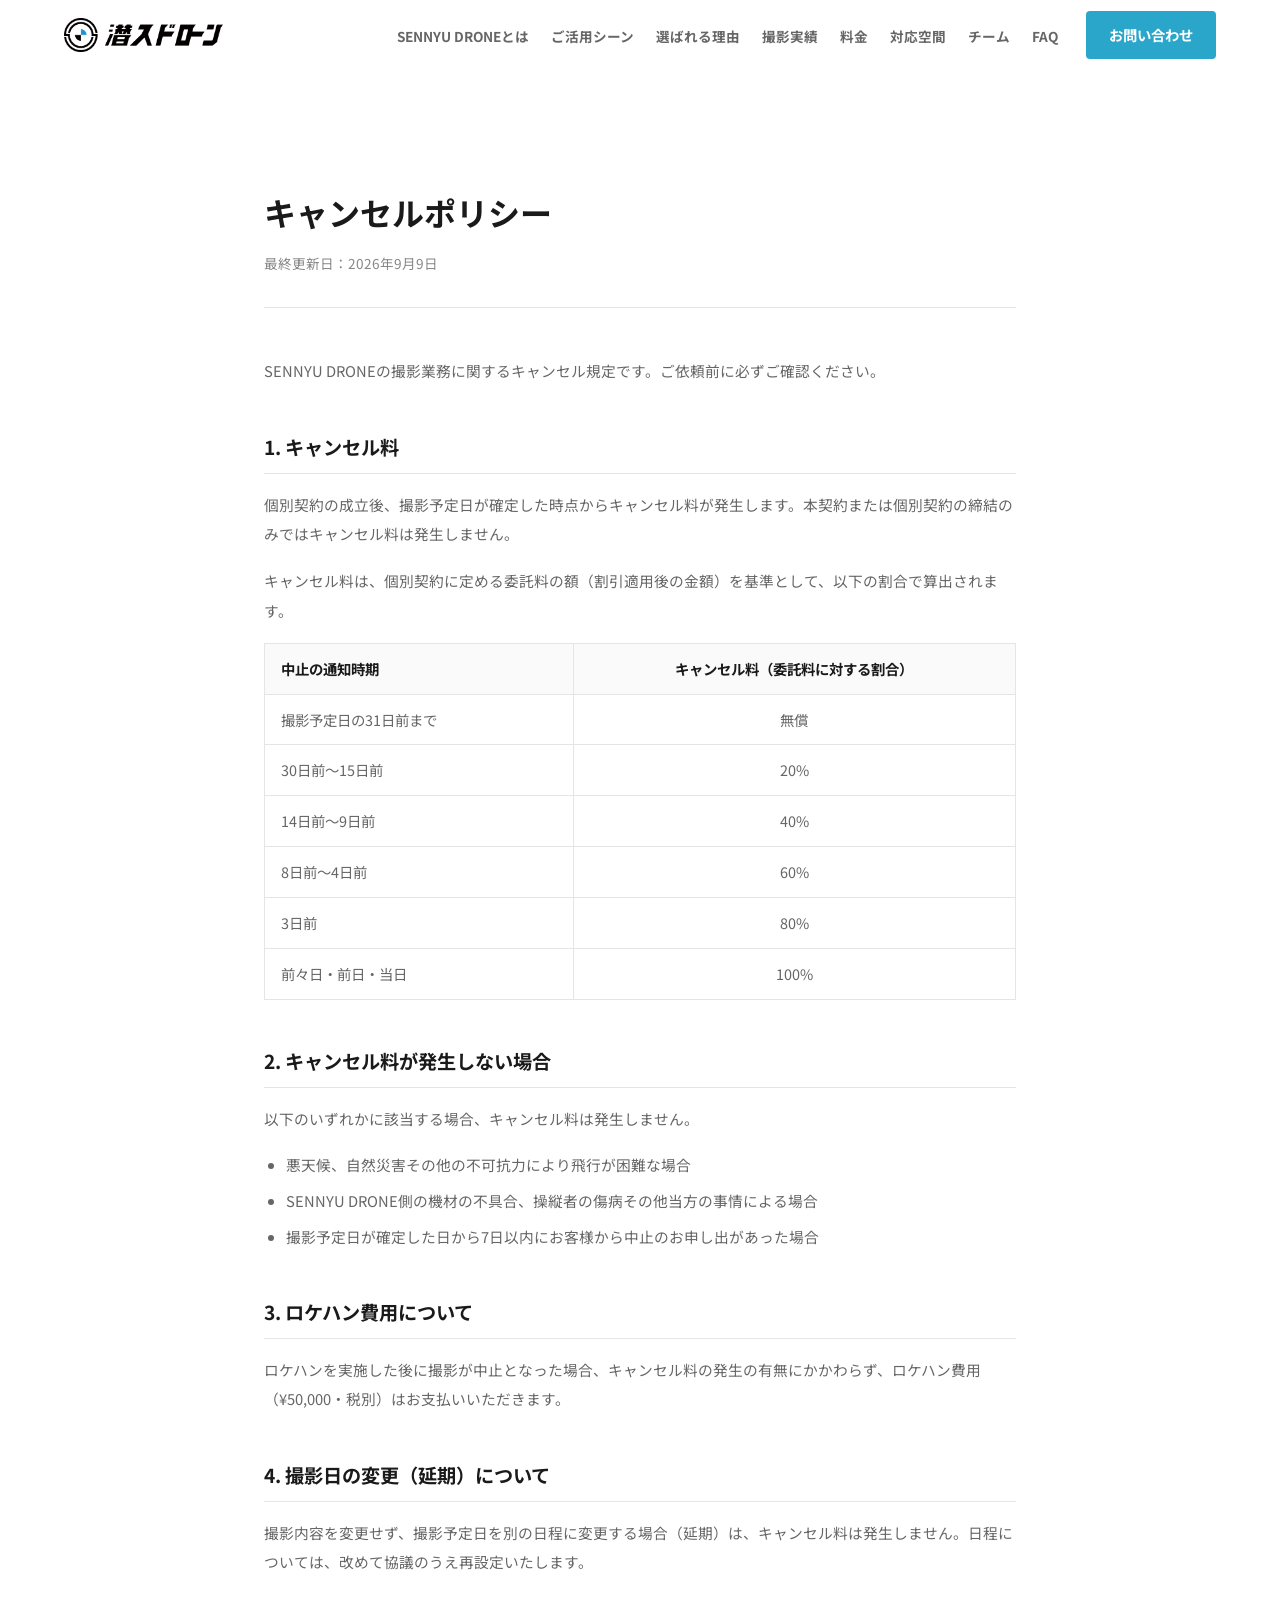
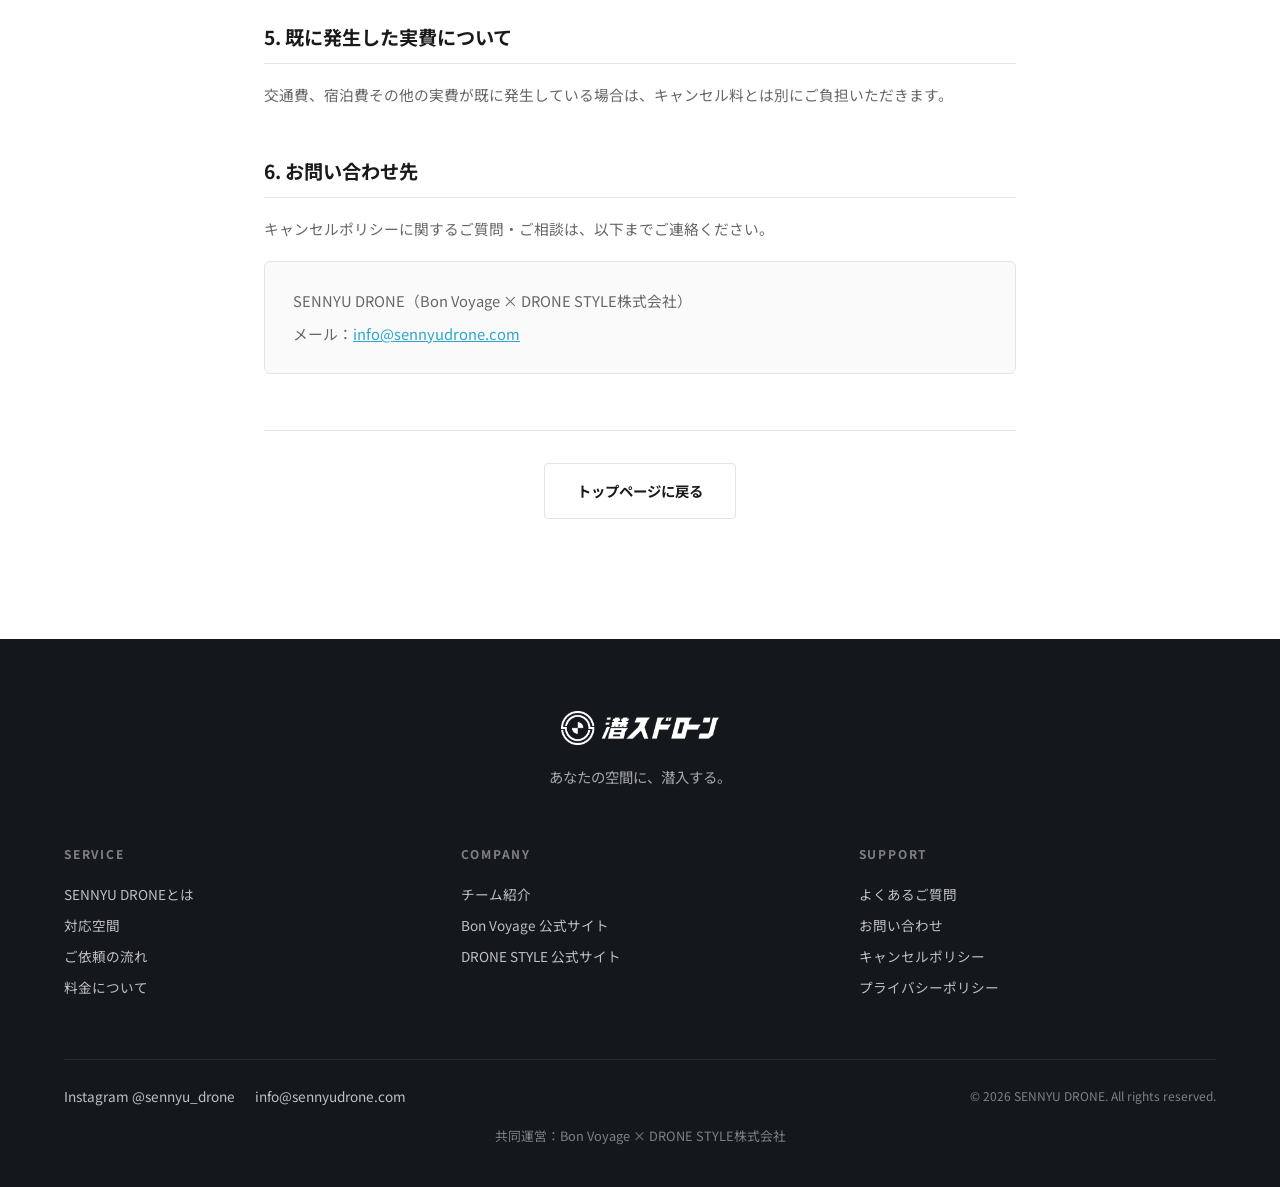
<file: cancel-policy.html>
<!DOCTYPE html>
<html lang="ja">
<head>
<meta charset="UTF-8">
<meta name="viewport" content="width=device-width, initial-scale=1.0">
<title>キャンセルポリシー｜SENNYU DRONE</title>
<meta name="description" content="SENNYU DRONE（潜入ドローン）の撮影業務に関するキャンセルポリシーです。キャンセル料の算出基準、キャンセル料が発生しない場合、ロケハン費用、撮影日の変更等について記載しています。">

<!-- OGP -->
<meta property="og:title" content="キャンセルポリシー｜SENNYU DRONE">
<meta property="og:description" content="SENNYU DRONE（潜入ドローン）の撮影業務に関するキャンセルポリシーです。">
<meta property="og:type" content="website">
<meta property="og:url" content="https://sennyudrone.com/cancel-policy.html">
<meta property="og:image" content="images/ogp.jpg">

<!-- Google Fonts -->
<link rel="preconnect" href="https://fonts.googleapis.com">
<link rel="preconnect" href="https://fonts.gstatic.com" crossorigin>
<link href="https://fonts.googleapis.com/css2?family=Inter:wght@300;400;500;600;700;800;900&family=Noto+Sans+JP:wght@300;400;500;700;900&display=swap" rel="stylesheet">

<!-- CSS -->
<link rel="stylesheet" href="style.css">

<!-- Favicon -->
<link rel="icon" type="image/png" href="images/logo-mark.png">
</head>
<body>

<!-- ============================================================
     NAVIGATION
============================================================ -->
<header id="nav" class="site-header">
  <div class="nav-container">
    <a href="index.html" class="nav-logo" aria-label="潜入ドローン SENNYU DRONE トップへ">
      <img src="images/logo-horizontal.png" alt="潜入ドローン SENNYU DRONE" class="nav-logo-img" width="170" height="36">
    </a>

    <nav class="nav-menu" id="navMenu">
      <ul class="nav-list">
        <li><a href="index.html#about" class="nav-link">SENNYU DRONEとは</a></li>
        <li><a href="index.html#usecases" class="nav-link">ご活用シーン</a></li>
        <li><a href="index.html#whyus" class="nav-link">選ばれる理由</a></li>
        <li><a href="index.html#portfolio" class="nav-link">撮影実績</a></li>
        <li><a href="index.html#pricing" class="nav-link">料金</a></li>
        <li><a href="index.html#spaces" class="nav-link">対応空間</a></li>
        <li><a href="index.html#team" class="nav-link">チーム</a></li>
        <li><a href="index.html#faq" class="nav-link">FAQ</a></li>
      </ul>
      <a href="index.html#contact" class="btn btn-primary nav-contact-btn">お問い合わせ</a>
    </nav>

    <button class="nav-toggle" id="navToggle" aria-label="メニューを開く" aria-expanded="false" aria-controls="navMenu">
      <span class="nav-toggle-bar"></span>
      <span class="nav-toggle-bar"></span>
      <span class="nav-toggle-bar"></span>
    </button>
  </div>
</header>

<main>

<!-- ============================================================
     CANCEL POLICY
============================================================ -->
<section id="cancel" class="policy-section">
  <div class="container policy-container">
    <header class="policy-header">
      <h1 class="policy-title">キャンセルポリシー</h1>
      <p class="policy-updated">最終更新日：2026年9月9日</p>
    </header>

    <div class="policy-body">
      <p>SENNYU DRONEの撮影業務に関するキャンセル規定です。ご依頼前に必ずご確認ください。</p>

      <h2>1. キャンセル料</h2>
      <p>個別契約の成立後、撮影予定日が確定した時点からキャンセル料が発生します。本契約または個別契約の締結のみではキャンセル料は発生しません。</p>
      <p>キャンセル料は、個別契約に定める委託料の額（割引適用後の金額）を基準として、以下の割合で算出されます。</p>
      <table>
        <thead>
          <tr>
            <th>中止の通知時期</th>
            <th>キャンセル料（委託料に対する割合）</th>
          </tr>
        </thead>
        <tbody>
          <tr>
            <td>撮影予定日の31日前まで</td>
            <td>無償</td>
          </tr>
          <tr>
            <td>30日前〜15日前</td>
            <td>20%</td>
          </tr>
          <tr>
            <td>14日前〜9日前</td>
            <td>40%</td>
          </tr>
          <tr>
            <td>8日前〜4日前</td>
            <td>60%</td>
          </tr>
          <tr>
            <td>3日前</td>
            <td>80%</td>
          </tr>
          <tr>
            <td>前々日・前日・当日</td>
            <td>100%</td>
          </tr>
        </tbody>
      </table>

      <h2>2. キャンセル料が発生しない場合</h2>
      <p>以下のいずれかに該当する場合、キャンセル料は発生しません。</p>
      <ul>
        <li>悪天候、自然災害その他の不可抗力により飛行が困難な場合</li>
        <li>SENNYU DRONE側の機材の不具合、操縦者の傷病その他当方の事情による場合</li>
        <li>撮影予定日が確定した日から7日以内にお客様から中止のお申し出があった場合</li>
      </ul>

      <h2>3. ロケハン費用について</h2>
      <p>ロケハンを実施した後に撮影が中止となった場合、キャンセル料の発生の有無にかかわらず、ロケハン費用（¥50,000・税別）はお支払いいただきます。</p>

      <h2>4. 撮影日の変更（延期）について</h2>
      <p>撮影内容を変更せず、撮影予定日を別の日程に変更する場合（延期）は、キャンセル料は発生しません。日程については、改めて協議のうえ再設定いたします。</p>

      <h2>5. 既に発生した実費について</h2>
      <p>交通費、宿泊費その他の実費が既に発生している場合は、キャンセル料とは別にご負担いただきます。</p>

      <h2>6. お問い合わせ先</h2>
      <p>キャンセルポリシーに関するご質問・ご相談は、以下までご連絡ください。</p>
      <div class="policy-contact-box">
        <p>SENNYU DRONE（Bon Voyage × DRONE STYLE株式会社）</p>
        <p>メール：<a href="mailto:info@sennyudrone.com">info@sennyudrone.com</a></p>
      </div>
    </div>

    <div class="policy-back">
      <a href="index.html" class="btn btn-secondary">トップページに戻る</a>
    </div>
  </div>
</section>

</main>

<!-- ============================================================
     FOOTER
============================================================ -->
<footer class="site-footer">
  <div class="container">
    <div class="footer-top">
      <a href="index.html" class="footer-logo">
        <img src="images/logo-horizontal.png" alt="潜入ドローン SENNYU DRONE" class="footer-logo-img footer-logo-invert" width="160" height="34">
      </a>
      <p class="footer-tagline">あなたの空間に、潜入する。</p>
    </div>

    <div class="footer-columns">
      <div class="footer-col">
        <h3 class="footer-col-title">SERVICE</h3>
        <ul class="footer-list">
          <li><a href="index.html#about">SENNYU DRONEとは</a></li>
          <li><a href="index.html#spaces">対応空間</a></li>
          <li><a href="index.html#flow">ご依頼の流れ</a></li>
          <li><a href="index.html#pricing">料金について</a></li>
        </ul>
      </div>

      <div class="footer-col">
        <h3 class="footer-col-title">COMPANY</h3>
        <ul class="footer-list">
          <li><a href="index.html#team">チーム紹介</a></li>
          <li><a href="https://bonvoyage-drone.com" target="_blank" rel="noopener">Bon Voyage 公式サイト</a></li>
          <li><a href="https://dronestyle2020.jp" target="_blank" rel="noopener">DRONE STYLE 公式サイト</a></li>
        </ul>
      </div>

      <div class="footer-col">
        <h3 class="footer-col-title">SUPPORT</h3>
        <ul class="footer-list">
          <li><a href="index.html#faq">よくあるご質問</a></li>
          <li><a href="index.html#contact">お問い合わせ</a></li>
          <li><a href="cancel-policy.html">キャンセルポリシー</a></li>
          <li><a href="privacy-policy.html">プライバシーポリシー</a></li>
        </ul>
      </div>
    </div>

    <div class="footer-bottom">
      <div class="footer-social">
        <a href="https://www.instagram.com/sennyu_drone/" target="_blank" rel="noopener">Instagram @sennyu_drone</a>
        <a href="mailto:info@sennyudrone.com">info@sennyudrone.com</a>
      </div>
      <p class="footer-partners">共同運営：Bon Voyage × DRONE STYLE株式会社</p>
      <p class="footer-copyright">&copy; 2026 SENNYU DRONE. All rights reserved.</p>
    </div>
  </div>
</footer>

<script src="script.js"></script>
</body>
</html>
</file>
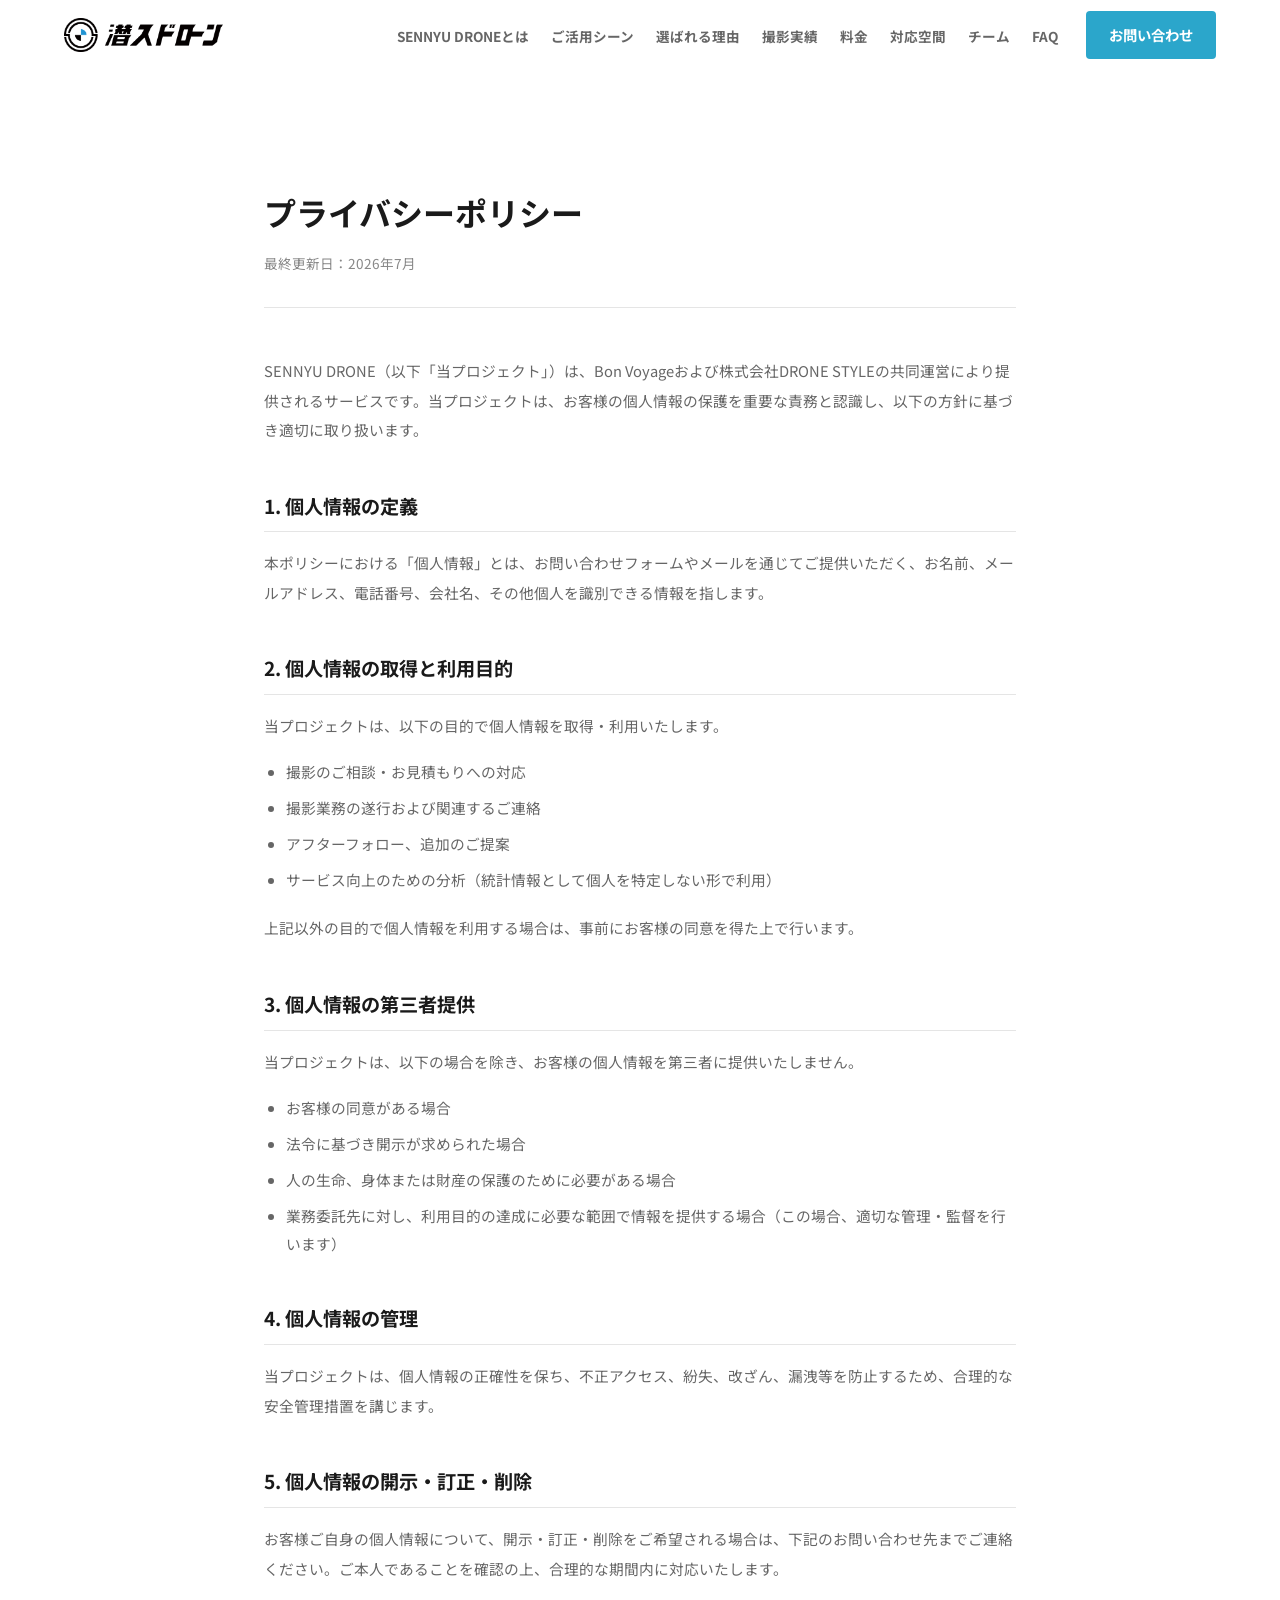
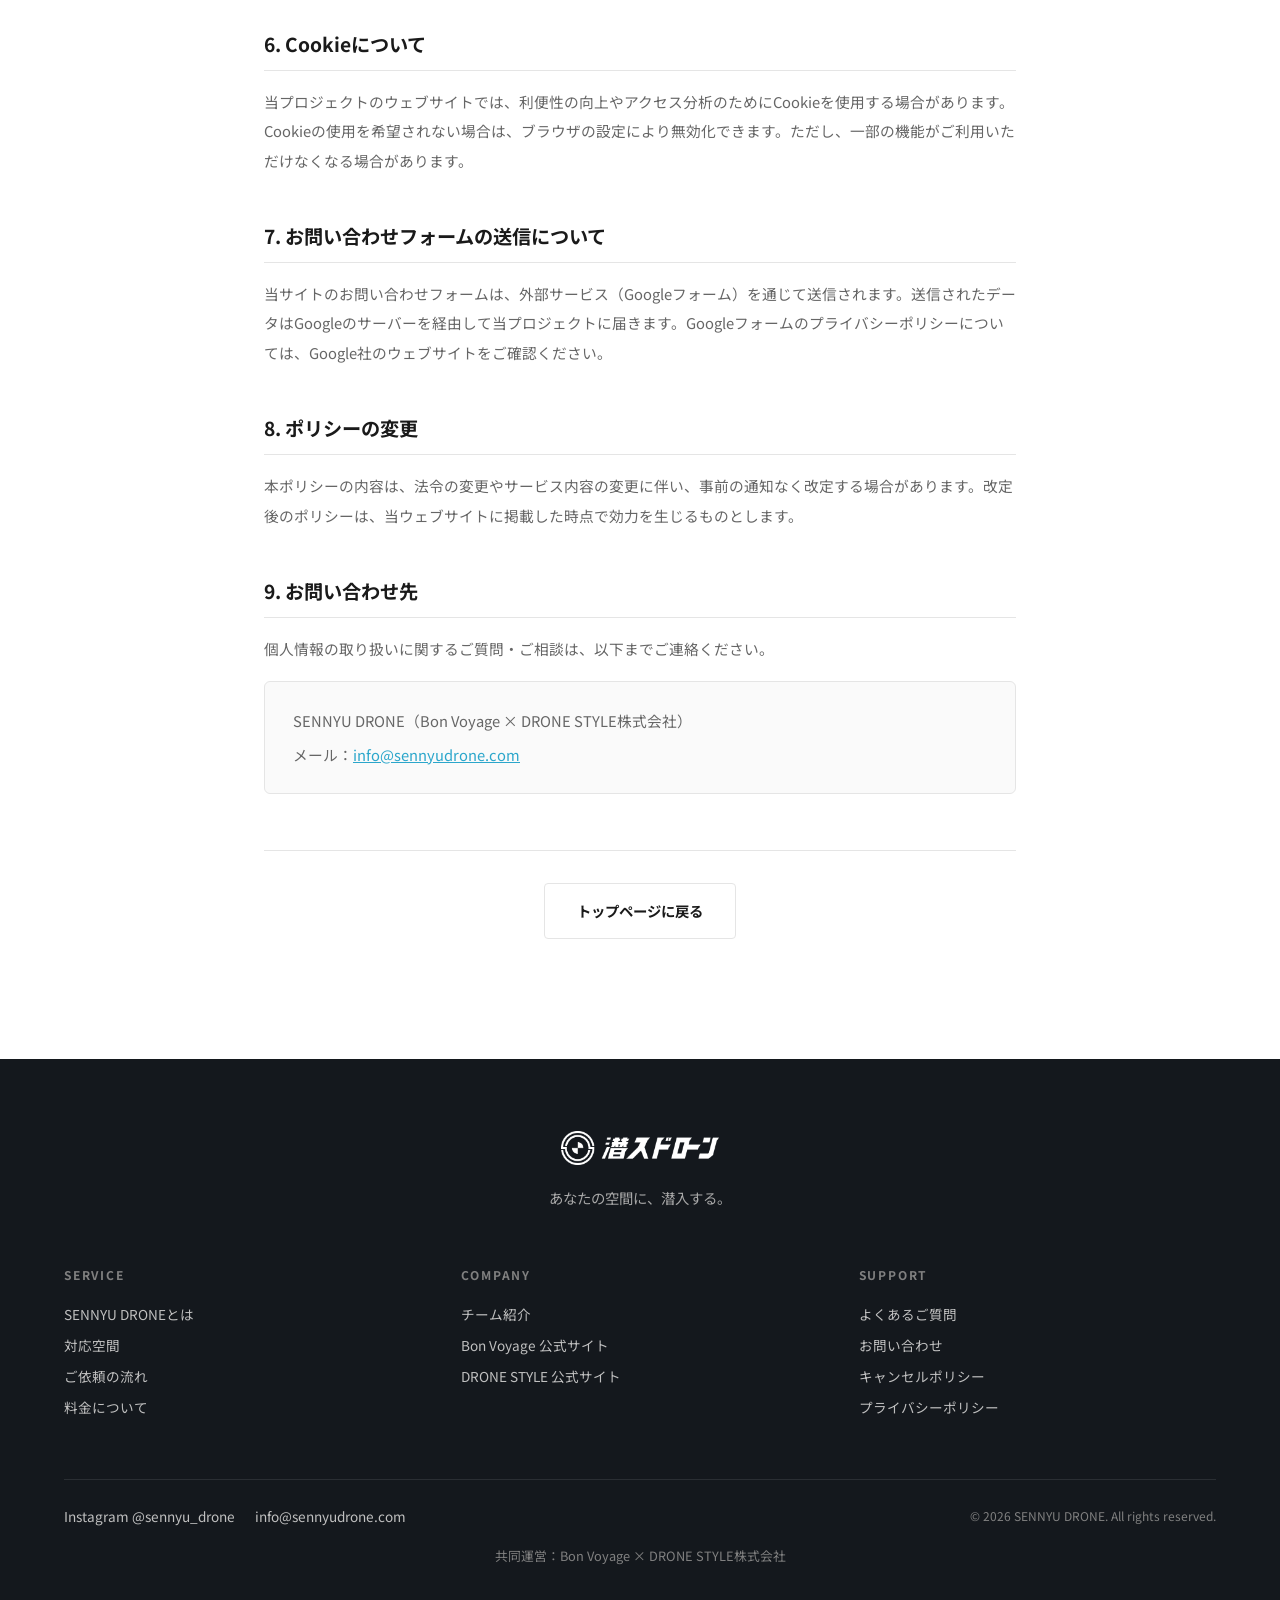
<file: privacy-policy.html>
<!DOCTYPE html>
<html lang="ja">
<head>
<meta charset="UTF-8">
<meta name="viewport" content="width=device-width, initial-scale=1.0">
<title>プライバシーポリシー | 潜入ドローン SENNYU DRONE</title>
<meta name="description" content="SENNYU DRONE（潜入ドローン）の個人情報の取り扱いに関するプライバシーポリシーです。Bon Voyage × DRONE STYLE株式会社の共同運営サービスにおける個人情報の取得・利用目的・第三者提供・お問い合わせ先等について記載しています。">

<!-- OGP -->
<meta property="og:title" content="プライバシーポリシー | 潜入ドローン SENNYU DRONE">
<meta property="og:description" content="SENNYU DRONE（潜入ドローン）の個人情報の取り扱いに関するプライバシーポリシーです。">
<meta property="og:type" content="website">
<meta property="og:url" content="https://sennyudrone.com/privacy-policy.html">
<meta property="og:image" content="images/ogp.jpg">

<!-- Google Fonts -->
<link rel="preconnect" href="https://fonts.googleapis.com">
<link rel="preconnect" href="https://fonts.gstatic.com" crossorigin>
<link href="https://fonts.googleapis.com/css2?family=Inter:wght@300;400;500;600;700;800;900&family=Noto+Sans+JP:wght@300;400;500;700;900&display=swap" rel="stylesheet">

<!-- CSS -->
<link rel="stylesheet" href="style.css">

<!-- Favicon -->
<link rel="icon" type="image/png" href="images/logo-mark.png">
</head>
<body>

<!-- ============================================================
     NAVIGATION
============================================================ -->
<header id="nav" class="site-header">
  <div class="nav-container">
    <a href="index.html" class="nav-logo" aria-label="潜入ドローン SENNYU DRONE トップへ">
      <img src="images/logo-horizontal.png" alt="潜入ドローン SENNYU DRONE" class="nav-logo-img" width="170" height="36">
    </a>

    <nav class="nav-menu" id="navMenu">
      <ul class="nav-list">
        <li><a href="index.html#about" class="nav-link">SENNYU DRONEとは</a></li>
        <li><a href="index.html#usecases" class="nav-link">ご活用シーン</a></li>
        <li><a href="index.html#whyus" class="nav-link">選ばれる理由</a></li>
        <li><a href="index.html#portfolio" class="nav-link">撮影実績</a></li>
        <li><a href="index.html#pricing" class="nav-link">料金</a></li>
        <li><a href="index.html#spaces" class="nav-link">対応空間</a></li>
        <li><a href="index.html#team" class="nav-link">チーム</a></li>
        <li><a href="index.html#faq" class="nav-link">FAQ</a></li>
      </ul>
      <a href="index.html#contact" class="btn btn-primary nav-contact-btn">お問い合わせ</a>
    </nav>

    <button class="nav-toggle" id="navToggle" aria-label="メニューを開く" aria-expanded="false" aria-controls="navMenu">
      <span class="nav-toggle-bar"></span>
      <span class="nav-toggle-bar"></span>
      <span class="nav-toggle-bar"></span>
    </button>
  </div>
</header>

<main>

<!-- ============================================================
     PRIVACY POLICY
============================================================ -->
<section id="privacy" class="policy-section">
  <div class="container policy-container">
    <header class="policy-header">
      <h1 class="policy-title">プライバシーポリシー</h1>
      <p class="policy-updated">最終更新日：2026年7月</p>
    </header>

    <div class="policy-body">
      <p>SENNYU DRONE（以下「当プロジェクト」）は、Bon Voyageおよび株式会社DRONE STYLEの共同運営により提供されるサービスです。当プロジェクトは、お客様の個人情報の保護を重要な責務と認識し、以下の方針に基づき適切に取り扱います。</p>

      <h2>1. 個人情報の定義</h2>
      <p>本ポリシーにおける「個人情報」とは、お問い合わせフォームやメールを通じてご提供いただく、お名前、メールアドレス、電話番号、会社名、その他個人を識別できる情報を指します。</p>

      <h2>2. 個人情報の取得と利用目的</h2>
      <p>当プロジェクトは、以下の目的で個人情報を取得・利用いたします。</p>
      <ul>
        <li>撮影のご相談・お見積もりへの対応</li>
        <li>撮影業務の遂行および関連するご連絡</li>
        <li>アフターフォロー、追加のご提案</li>
        <li>サービス向上のための分析（統計情報として個人を特定しない形で利用）</li>
      </ul>
      <p>上記以外の目的で個人情報を利用する場合は、事前にお客様の同意を得た上で行います。</p>

      <h2>3. 個人情報の第三者提供</h2>
      <p>当プロジェクトは、以下の場合を除き、お客様の個人情報を第三者に提供いたしません。</p>
      <ul>
        <li>お客様の同意がある場合</li>
        <li>法令に基づき開示が求められた場合</li>
        <li>人の生命、身体または財産の保護のために必要がある場合</li>
        <li>業務委託先に対し、利用目的の達成に必要な範囲で情報を提供する場合（この場合、適切な管理・監督を行います）</li>
      </ul>

      <h2>4. 個人情報の管理</h2>
      <p>当プロジェクトは、個人情報の正確性を保ち、不正アクセス、紛失、改ざん、漏洩等を防止するため、合理的な安全管理措置を講じます。</p>

      <h2>5. 個人情報の開示・訂正・削除</h2>
      <p>お客様ご自身の個人情報について、開示・訂正・削除をご希望される場合は、下記のお問い合わせ先までご連絡ください。ご本人であることを確認の上、合理的な期間内に対応いたします。</p>

      <h2>6. Cookieについて</h2>
      <p>当プロジェクトのウェブサイトでは、利便性の向上やアクセス分析のためにCookieを使用する場合があります。Cookieの使用を希望されない場合は、ブラウザの設定により無効化できます。ただし、一部の機能がご利用いただけなくなる場合があります。</p>

      <h2>7. お問い合わせフォームの送信について</h2>
      <p>当サイトのお問い合わせフォームは、外部サービス（Googleフォーム）を通じて送信されます。送信されたデータはGoogleのサーバーを経由して当プロジェクトに届きます。Googleフォームのプライバシーポリシーについては、Google社のウェブサイトをご確認ください。</p>

      <h2>8. ポリシーの変更</h2>
      <p>本ポリシーの内容は、法令の変更やサービス内容の変更に伴い、事前の通知なく改定する場合があります。改定後のポリシーは、当ウェブサイトに掲載した時点で効力を生じるものとします。</p>

      <h2>9. お問い合わせ先</h2>
      <p>個人情報の取り扱いに関するご質問・ご相談は、以下までご連絡ください。</p>
      <div class="policy-contact-box">
        <p>SENNYU DRONE（Bon Voyage × DRONE STYLE株式会社）</p>
        <p>メール：<a href="mailto:info@sennyudrone.com">info@sennyudrone.com</a></p>
      </div>
    </div>

    <div class="policy-back">
      <a href="index.html" class="btn btn-secondary">トップページに戻る</a>
    </div>
  </div>
</section>

</main>

<!-- ============================================================
     FOOTER
============================================================ -->
<footer class="site-footer">
  <div class="container">
    <div class="footer-top">
      <a href="index.html" class="footer-logo">
        <img src="images/logo-horizontal.png" alt="潜入ドローン SENNYU DRONE" class="footer-logo-img footer-logo-invert" width="160" height="34">
      </a>
      <p class="footer-tagline">あなたの空間に、潜入する。</p>
    </div>

    <div class="footer-columns">
      <div class="footer-col">
        <h3 class="footer-col-title">SERVICE</h3>
        <ul class="footer-list">
          <li><a href="index.html#about">SENNYU DRONEとは</a></li>
          <li><a href="index.html#spaces">対応空間</a></li>
          <li><a href="index.html#flow">ご依頼の流れ</a></li>
          <li><a href="index.html#pricing">料金について</a></li>
        </ul>
      </div>

      <div class="footer-col">
        <h3 class="footer-col-title">COMPANY</h3>
        <ul class="footer-list">
          <li><a href="index.html#team">チーム紹介</a></li>
          <li><a href="https://bonvoyage-drone.com" target="_blank" rel="noopener">Bon Voyage 公式サイト</a></li>
          <li><a href="https://dronestyle2020.jp" target="_blank" rel="noopener">DRONE STYLE 公式サイト</a></li>
        </ul>
      </div>

      <div class="footer-col">
        <h3 class="footer-col-title">SUPPORT</h3>
        <ul class="footer-list">
          <li><a href="index.html#faq">よくあるご質問</a></li>
          <li><a href="index.html#contact">お問い合わせ</a></li>
          <li><a href="cancel-policy.html">キャンセルポリシー</a></li>
          <li><a href="privacy-policy.html">プライバシーポリシー</a></li>
        </ul>
      </div>
    </div>

    <div class="footer-bottom">
      <div class="footer-social">
        <a href="https://www.instagram.com/sennyu_drone/" target="_blank" rel="noopener">Instagram @sennyu_drone</a>
        <a href="mailto:info@sennyudrone.com">info@sennyudrone.com</a>
      </div>
      <p class="footer-partners">共同運営：Bon Voyage × DRONE STYLE株式会社</p>
      <p class="footer-copyright">&copy; 2026 SENNYU DRONE. All rights reserved.</p>
    </div>
  </div>
</footer>

<script src="script.js"></script>
</body>
</html>
</file>
<file: style.css>
/* ============================================================
   SENNYU DRONE — style.css
   1ページ完結型LP／ライト・清潔・信頼感のあるトーン
============================================================ */

/* ------------------------------------------------------------
   CSS Variables
------------------------------------------------------------ */
:root {
  --bg-primary: #ffffff;
  --bg-secondary: #fafafa;
  --bg-card: #ffffff;
  --bg-card-hover: #f5f5f5;

  --text-primary: #1a1a1a;
  --text-secondary: #666666;
  --text-tertiary: #888888;

  --accent: #2ba6cb;
  --accent-hover: #22839f;

  --accent-2: #e8913a;
  --accent-2-hover: #cf7a24;

  --border: #e5e5e5;

  --font-jp: 'Noto Sans JP', sans-serif;
  --font-en: 'Noto Sans JP', sans-serif;

  --section-padding: clamp(64px, 10vw, 120px);
  --nav-height: 70px;
}

/* ------------------------------------------------------------
   Reset
------------------------------------------------------------ */
*,
*::before,
*::after {
  box-sizing: border-box;
  margin: 0;
  padding: 0;
}

html {
  scroll-behavior: smooth;
  scroll-padding-top: var(--nav-height);
}

body {
  background: var(--bg-primary);
  color: var(--text-primary);
  font-family: var(--font-jp), sans-serif;
  font-size: 16px;
  line-height: 1.8;
  -webkit-font-smoothing: antialiased;
  -moz-osx-font-smoothing: grayscale;
  overflow-x: hidden;
}

img {
  max-width: 100%;
  height: auto;
  display: block;
}

a {
  color: inherit;
  text-decoration: none;
}

ul, ol {
  list-style: none;
}

button {
  font-family: inherit;
  background: none;
  border: none;
  cursor: pointer;
  color: inherit;
}

h1, h2, h3, h4 {
  line-height: 1.4;
  font-weight: 700;
}

::selection {
  background: var(--accent);
  color: #fff;
}

/* ------------------------------------------------------------
   Layout Utilities
------------------------------------------------------------ */
.container {
  max-width: 1200px;
  margin: 0 auto;
  padding: 0 24px;
}

main section {
  padding: var(--section-padding) 0;
}

#hero {
  padding: 0;
}

/* Alternate section backgrounds */
#video,
#usecases,
#comparison,
#team,
#spaces {
  background: var(--bg-secondary);
}

#problems,
#about,
#whyus,
#portfolio,
#pricing,
#safety,
#flow,
#faq,
#contact {
  background: var(--bg-primary);
}

/* ------------------------------------------------------------
   Section Heading Common
------------------------------------------------------------ */
.section-heading {
  text-align: center;
  max-width: 720px;
  margin: 0 auto 48px;
}

.eyebrow {
  font-family: var(--font-en);
  font-weight: 700;
  font-size: 0.75rem;
  letter-spacing: 0.2em;
  text-transform: uppercase;
  color: var(--accent);
  margin-bottom: 12px;
}

.section-title {
  font-family: var(--font-jp);
  font-weight: 700;
  font-size: clamp(1.4rem, 3.6vw, 2.2rem);
  letter-spacing: 0.02em;
  color: var(--text-primary);
}

.section-lead {
  font-size: 0.98rem;
  color: var(--text-secondary);
  margin-top: 16px;
}

/* ------------------------------------------------------------
   Card Grid Utility
------------------------------------------------------------ */
.card-grid {
  display: grid;
  gap: 20px;
}

.card-grid-3 {
  grid-template-columns: repeat(3, 1fr);
}

@media (max-width: 768px) {
  .card-grid-3 {
    grid-template-columns: 1fr;
  }
}

@media (min-width: 769px) and (max-width: 1024px) {
  .card-grid-3 {
    grid-template-columns: repeat(2, 1fr);
  }
}

/* ------------------------------------------------------------
   Buttons
------------------------------------------------------------ */
.btn {
  display: inline-block;
  padding: 14px 32px;
  font-size: 0.9rem;
  font-weight: 700;
  border-radius: 4px;
  text-decoration: none;
  transition: all 0.3s ease;
  cursor: pointer;
  text-align: center;
  border: 1px solid transparent;
}

.btn-primary {
  background: var(--accent);
  color: #fff;
}

.btn-primary:hover {
  background: var(--accent-hover);
}

.btn-secondary {
  background: transparent;
  color: var(--text-primary);
  border: 1px solid var(--border);
}

.btn-secondary:hover {
  border-color: var(--text-primary);
}

.btn-campaign {
  background: var(--accent-2);
  color: #fff;
}

.btn-campaign:hover {
  background: var(--accent-2-hover);
}

/* Generic tag */
.tag {
  display: inline-block;
  font-size: 0.75rem;
  background: rgba(43, 166, 203, 0.1);
  color: var(--accent);
  padding: 4px 12px;
  border-radius: 2px;
}

.link-arrow {
  display: inline-block;
  color: var(--accent);
  font-size: 0.85rem;
  text-decoration: none;
  position: relative;
  padding-right: 20px;
  transition: color 0.3s;
}

.link-arrow::after {
  content: "\2192";
  position: absolute;
  right: 0;
  transition: transform 0.3s;
}

.link-arrow:hover {
  color: var(--accent-hover);
}

.link-arrow:hover::after {
  transform: translateX(4px);
}

/* ------------------------------------------------------------
   Fade-in Scroll Animation
------------------------------------------------------------ */
.fade-in-section {
  opacity: 0;
  transform: translateY(24px);
  transition: opacity 0.7s ease, transform 0.7s ease;
}

.fade-in-section.is-visible {
  opacity: 1;
  transform: translateY(0);
}

/* ============================================================
   NAVIGATION
============================================================ */
.site-header {
  position: fixed;
  top: 0;
  left: 0;
  width: 100%;
  z-index: 1000;
  height: var(--nav-height);
  background: rgba(255, 255, 255, 0.9);
  backdrop-filter: blur(6px);
  -webkit-backdrop-filter: blur(6px);
  border-bottom: 1px solid transparent;
  transition: background 0.3s ease, border-color 0.3s ease, box-shadow 0.3s ease;
}

.site-header.nav--scrolled {
  background: rgba(255, 255, 255, 0.98);
  border-bottom: 1px solid var(--border);
  box-shadow: 0 2px 12px rgba(0, 0, 0, 0.04);
}

.nav-container {
  max-width: 1200px;
  height: var(--nav-height);
  margin: 0 auto;
  padding: 0 24px;
  display: flex;
  align-items: center;
  justify-content: space-between;
}

.nav-logo {
  display: flex;
  align-items: center;
  gap: 10px;
}

.nav-logo-img {
  height: 34px;
  width: auto;
}

.nav-menu {
  display: flex;
  align-items: center;
  gap: 28px;
}

.nav-list {
  display: flex;
  gap: 22px;
}

.nav-link {
  color: var(--text-secondary);
  font-size: 0.85rem;
  font-weight: 700;
  text-decoration: none;
  transition: color 0.3s ease;
  white-space: nowrap;
}

.nav-link:hover,
.nav-link.active {
  color: var(--accent);
}

.nav-contact-btn {
  white-space: nowrap;
  padding: 10px 22px;
}

/* Hamburger toggle */
.nav-toggle {
  display: none;
  position: relative;
  width: 28px;
  height: 20px;
  flex-direction: column;
  justify-content: space-between;
  z-index: 1100;
}

.nav-toggle-bar {
  display: block;
  width: 100%;
  height: 2px;
  background: var(--text-primary);
  transition: transform 0.3s ease, opacity 0.3s ease;
}

.nav-toggle.is-active .nav-toggle-bar:nth-child(1) {
  transform: translateY(9px) rotate(45deg);
}

.nav-toggle.is-active .nav-toggle-bar:nth-child(2) {
  opacity: 0;
}

.nav-toggle.is-active .nav-toggle-bar:nth-child(3) {
  transform: translateY(-9px) rotate(-45deg);
}

@media (max-width: 1024px) {
  .nav-toggle {
    display: flex;
  }

  .nav-menu {
    position: fixed;
    top: var(--nav-height);
    left: 0;
    width: 100%;
    height: calc(100vh - var(--nav-height));
    background: rgba(255, 255, 255, 0.99);
    flex-direction: column;
    align-items: flex-start;
    justify-content: flex-start;
    padding: 40px 24px;
    gap: 24px;
    display: none;
    overflow-y: auto;
  }

  .nav-menu.is-open {
    display: flex;
  }

  .nav-list {
    flex-direction: column;
    gap: 22px;
    width: 100%;
  }

  .nav-link {
    font-size: 1rem;
    display: block;
  }

  .nav-contact-btn {
    width: 100%;
    text-align: center;
  }
}

/* ============================================================
   HERO
============================================================ */
.hero-section {
  position: relative;
  min-height: 100vh;
  display: flex;
  flex-direction: column;
  justify-content: center;
  align-items: center;
  text-align: center;
  padding-top: var(--nav-height);
  background: #0d1117;
  overflow: hidden;
}

.hero-inner {
  position: relative;
  z-index: 2;
  max-width: 800px;
  padding: 0 24px;
  display: flex;
  flex-direction: column;
  align-items: center;
}

/* キャンペーンバナー（オレンジ、期間限定のみ使用） */
.campaign-banner {
  display: inline-flex;
  align-items: center;
  gap: 10px;
  background: rgba(232, 145, 58, 0.15);
  border: 1px solid var(--accent-2);
  color: #fff;
  font-size: 0.82rem;
  padding: 10px 18px;
  border-radius: 999px;
  margin-bottom: 28px;
  flex-wrap: wrap;
  justify-content: center;
}

.campaign-badge {
  background: var(--accent-2);
  color: #fff;
  font-size: 0.7rem;
  font-weight: 700;
  padding: 3px 10px;
  border-radius: 999px;
  white-space: nowrap;
}

.hero-logo-img {
  max-width: 88px;
  width: 100%;
  aspect-ratio: 1 / 1;
  object-fit: contain;
  margin-bottom: 20px;
}

.hero-eyebrow {
  font-family: var(--font-en);
  letter-spacing: 0.2em;
  font-size: 0.8rem;
  color: rgba(255, 255, 255, 0.75);
  margin-bottom: 16px;
}

.hero-title {
  font-size: clamp(1.8rem, 5.5vw, 3.2rem);
  font-weight: 700;
  margin-bottom: 16px;
  letter-spacing: 0.02em;
  color: #ffffff;
}

.hero-subcopy {
  font-size: clamp(1rem, 2.2vw, 1.2rem);
  color: rgba(255, 255, 255, 0.85);
  margin-bottom: 24px;
  font-weight: 400;
}

.hero-description {
  font-size: 0.92rem;
  color: rgba(255, 255, 255, 0.7);
  margin-bottom: 40px;
  line-height: 1.9;
  max-width: 560px;
}

.hero-cta {
  display: flex;
  gap: 16px;
  flex-wrap: wrap;
  justify-content: center;
  margin-bottom: 40px;
}

/* ヒーローは常に暗い背景のため、セカンダリボタンは白文字系に上書き */
.hero-cta .btn-secondary {
  color: #ffffff;
  border: 1px solid rgba(255, 255, 255, 0.5);
}

.hero-cta .btn-secondary:hover {
  border-color: #ffffff;
  background: rgba(255, 255, 255, 0.08);
}

.scroll-indicator {
  position: absolute;
  bottom: 32px;
  left: 50%;
  transform: translateX(-50%);
  text-align: center;
  z-index: 2;
}

.scroll-text {
  display: block;
  font-family: var(--font-en);
  font-size: 0.7rem;
  letter-spacing: 0.15em;
  color: rgba(255, 255, 255, 0.6);
  text-transform: uppercase;
}

.scroll-line {
  display: block;
  width: 1px;
  height: 36px;
  background: rgba(255, 255, 255, 0.3);
  margin: 8px auto 0;
  position: relative;
  overflow: hidden;
}

.scroll-line::after {
  content: "";
  position: absolute;
  top: -100%;
  left: 0;
  width: 100%;
  height: 100%;
  background: var(--accent);
  animation: scrollLineMove 2s ease-in-out infinite;
}

@keyframes scrollLineMove {
  0% { top: -100%; }
  50% { top: 0; }
  100% { top: 100%; }
}

/* ============================================================
   VIDEO SECTION
============================================================ */
.video-embed-wrap {
  max-width: 900px;
  margin: 0 auto;
  aspect-ratio: 16 / 9;
  border-radius: 8px;
  overflow: hidden;
  box-shadow: 0 12px 32px rgba(0, 0, 0, 0.08);
}

.video-embed {
  width: 100%;
  height: 100%;
  border: none;
}

/* ============================================================
   PROBLEMS
============================================================ */
.problem-card {
  background: var(--bg-card);
  padding: 32px;
  border-radius: 6px;
  border: 1px solid var(--border);
  transition: border-color 0.3s ease, box-shadow 0.3s ease;
}

.problem-card:hover {
  border-color: var(--accent);
  box-shadow: 0 6px 20px rgba(43, 166, 203, 0.08);
}

.problem-number {
  font-family: var(--font-en);
  font-weight: 700;
  font-size: 1.8rem;
  color: var(--accent);
  display: block;
  margin-bottom: 12px;
}

.problem-text {
  color: var(--text-secondary);
  font-size: 0.95rem;
}

.problems-conclusion {
  text-align: center;
  margin-top: 40px;
  font-size: 1.1rem;
  font-weight: 700;
  color: var(--text-primary);
}

/* ============================================================
   ABOUT
============================================================ */
.about-text-single {
  max-width: 760px;
  margin: 0 auto;
}

.about-text-single p {
  color: var(--text-secondary);
  line-height: 2;
  margin-bottom: 28px;
  font-size: 0.98rem;
}

.about-text-single p:last-child {
  margin-bottom: 0;
}

.about-text-single .about-text-final {
  text-align: center;
  font-weight: 700;
  color: var(--text-primary);
  font-size: 1.05rem;
  margin-top: 8px;
}

/* ============================================================
   USE CASES
============================================================ */
.usecase-card {
  background: var(--bg-card);
  padding: 28px;
  border-radius: 6px;
  border: 1px solid var(--border);
}

.usecase-title {
  font-size: 1.05rem;
  margin-bottom: 10px;
  color: var(--text-primary);
}

.usecase-text {
  color: var(--text-secondary);
  font-size: 0.9rem;
}

/* ============================================================
   WHY US（ファネル）
============================================================ */
.funnel {
  max-width: 700px;
  margin: 0 auto;
}

.funnel-level {
  height: 52px;
  background: var(--bg-secondary);
  border: 1px solid var(--border);
  border-radius: 4px;
  display: flex;
  align-items: center;
  justify-content: space-between;
  padding: 0 20px;
  margin: 0 auto 12px;
  transition: border-color 0.3s ease;
}

.funnel-level:last-child {
  margin-bottom: 0;
}

.funnel-level-1 { width: 100%; }
.funnel-level-2 { width: 82%; }
.funnel-level-3 { width: 64%; }
.funnel-level-4 { width: 46%; }
.funnel-level-5 {
  width: 100%;
  min-width: 0;
  background: var(--accent);
  border-color: var(--accent);
  color: #fff;
  font-weight: 700;
  overflow: visible;
}

.funnel-label {
  font-size: 0.85rem;
  color: var(--text-secondary);
  white-space: nowrap;
  overflow: hidden;
  text-overflow: ellipsis;
}

.funnel-level-5 .funnel-label {
  color: #fff;
  overflow: visible;
  text-overflow: initial;
  font-weight: 700;
}

.funnel-value {
  font-family: var(--font-en);
  font-size: 0.85rem;
  font-weight: 700;
  color: var(--text-primary);
  white-space: nowrap;
  margin-left: 12px;
}

.funnel-level-5 .funnel-value {
  color: #fff;
}

.whyus-note {
  text-align: center;
  margin-top: 40px;
  max-width: 680px;
  margin-left: auto;
  margin-right: auto;
  color: var(--text-secondary);
  font-size: 0.9rem;
  line-height: 1.9;
}

.whyus-note + .whyus-note {
  margin-top: 20px;
}

@media (max-width: 768px) {
  .funnel-level {
    padding: 0 12px;
  }
  .funnel-label {
    font-size: 0.7rem;
  }
  .funnel-value {
    font-size: 0.7rem;
  }
}

@media (max-width: 420px) {
  .funnel-level-5 {
    flex-direction: column;
    height: auto;
    padding: 12px;
    gap: 4px;
  }
  .funnel-value {
    margin-left: 0;
  }
}

/* ============================================================
   COMPARISON
============================================================ */
.comparison-grid {
  display: grid;
  grid-template-columns: 1fr 1fr;
  gap: 24px;
}

.comparison-card {
  background: var(--bg-card);
  padding: 32px;
  border-radius: 6px;
  border: 1px solid var(--border);
  position: relative;
}

.comparison-card-featured {
  border-color: var(--accent);
  background: rgba(43, 166, 203, 0.04);
}

.comparison-badge {
  position: absolute;
  top: -1px;
  right: 24px;
  background: var(--accent);
  color: #fff;
  font-size: 0.72rem;
  font-weight: 700;
  padding: 4px 14px;
  border-radius: 0 0 4px 4px;
}

.comparison-card-title {
  font-size: 1.1rem;
  margin-bottom: 20px;
  color: var(--text-primary);
}

.comparison-list li {
  padding: 10px 0;
  border-bottom: 1px solid var(--border);
  font-size: 0.9rem;
  color: var(--text-secondary);
}

.comparison-list li:last-child {
  border-bottom: none;
}

.comparison-conclusion {
  text-align: center;
  margin-top: 40px;
  max-width: 700px;
  margin-left: auto;
  margin-right: auto;
  color: var(--text-secondary);
  font-size: 0.92rem;
}

@media (max-width: 768px) {
  .comparison-grid {
    grid-template-columns: 1fr;
  }
}

/* ============================================================
   PORTFOLIO
============================================================ */
.portfolio-grid {
  grid-template-columns: repeat(2, 1fr);
  max-width: 960px;
  margin: 0 auto;
}

@media (max-width: 768px) {
  .portfolio-grid {
    grid-template-columns: 1fr;
  }
}

.portfolio-card {
  background: var(--bg-card);
  border-radius: 6px;
  overflow: hidden;
  border: 1px solid var(--border);
}

.portfolio-thumb {
  width: 100%;
  aspect-ratio: 16 / 9;
  background: var(--bg-secondary);
  overflow: hidden;
}

.portfolio-thumb img {
  width: 100%;
  height: 100%;
  object-fit: cover;
}

.portfolio-thumb iframe {
  width: 100%;
  height: 100%;
  border: none;
}

.portfolio-tag {
  margin: 20px 20px 0;
}

.portfolio-title {
  font-size: 1rem;
  margin: 12px 20px 8px;
  color: var(--text-primary);
}

.portfolio-text {
  font-size: 0.85rem;
  color: var(--text-secondary);
  margin: 0 20px 20px;
}

.portfolio-note {
  text-align: center;
  margin-top: 32px;
  font-size: 0.85rem;
  color: var(--text-tertiary);
}

/* ============================================================
   PRICING
============================================================ */
.pricing-lead {
  text-align: center;
  font-size: clamp(1.05rem, 2.4vw, 1.3rem);
  font-weight: 700;
  color: var(--text-primary);
  max-width: 720px;
  margin: 0 auto 40px;
  line-height: 1.7;
}

.pricing-range-box {
  max-width: 720px;
  margin: 0 auto;
  background: var(--bg-secondary);
  border: 1px solid var(--border);
  border-radius: 8px;
  padding: 48px;
  text-align: center;
}

.pricing-range {
  font-family: var(--font-en);
  font-size: clamp(1.6rem, 4vw, 2.4rem);
  font-weight: 700;
  color: var(--text-primary);
  margin-bottom: 12px;
}

.pricing-tax {
  font-size: 0.85rem;
  font-weight: 400;
  color: var(--text-tertiary);
}

.pricing-range-note {
  font-size: 0.82rem;
  color: var(--text-tertiary);
  max-width: 560px;
  margin: 0 auto 4px;
}

/* プロモープバナー（オレンジ、期間限定のみ使用） */
.promo-banner {
  max-width: 720px;
  margin: 40px auto 0;
  background: rgba(232, 145, 58, 0.08);
  border: 1px solid var(--accent-2);
  border-radius: 8px;
  padding: 40px;
  text-align: center;
}

.promo-badge {
  background: var(--accent-2);
  color: #fff;
  font-size: 0.7rem;
  font-weight: 700;
  padding: 3px 10px;
  border-radius: 999px;
  display: inline-block;
  margin-bottom: 16px;
}

.promo-title {
  font-size: clamp(1.1rem, 2.6vw, 1.4rem);
  color: var(--text-primary);
  margin-bottom: 16px;
  font-weight: 700;
}

.promo-text {
  font-size: 0.92rem;
  color: var(--text-secondary);
  max-width: 560px;
  margin: 0 auto 12px;
}

.promo-note {
  font-size: 0.82rem;
  color: var(--accent-2-hover);
  margin-bottom: 24px;
}

.campaign-deadline {
  display: inline-block;
  font-size: 1.6em;
  font-weight: 700;
  color: #fff;
  background: #e6483e;
  padding: 4px 16px;
  border-radius: 4px;
  margin: 6px 4px;
  letter-spacing: 0.02em;
  line-height: 1.4;
}

@media (max-width: 480px) {
  .campaign-deadline {
    font-size: 1.25em;
    padding: 3px 12px;
  }
}

.promo-cta {
  margin-top: 8px;
}

.pricing-details {
  max-width: 900px;
  margin: 56px auto 0;
  display: grid;
  grid-template-columns: 1fr;
  gap: 32px;
}

.pricing-detail-card {
  background: var(--bg-card);
  border: 1px solid var(--border);
  border-radius: 8px;
  padding: 32px;
}

.pricing-detail-title {
  font-size: 1.05rem;
  color: var(--text-primary);
  margin-bottom: 16px;
}

.pricing-detail-lead {
  font-size: 0.88rem;
  color: var(--text-secondary);
  margin-bottom: 12px;
}

.pricing-detail-text {
  font-size: 0.9rem;
  color: var(--text-secondary);
  margin-bottom: 8px;
}

.pricing-detail-text:last-child {
  margin-bottom: 0;
}

.pricing-list {
  text-align: left;
}

.pricing-list li {
  padding: 8px 0;
  border-bottom: 1px solid var(--border);
  font-size: 0.9rem;
  color: var(--text-secondary);
  position: relative;
  padding-left: 24px;
}

.pricing-list li:last-child {
  border-bottom: none;
}

.pricing-list li::before {
  content: "\2713";
  position: absolute;
  left: 0;
  color: var(--accent);
  font-weight: 700;
}

.pricing-factor-list {
  display: grid;
  grid-template-columns: repeat(2, 1fr);
  gap: 10px 20px;
}

.pricing-factor-list li {
  font-size: 0.9rem;
  color: var(--text-secondary);
  position: relative;
  padding-left: 20px;
}

.pricing-factor-list li::before {
  content: "\2022";
  position: absolute;
  left: 0;
  color: var(--accent);
  font-weight: 700;
}

@media (max-width: 480px) {
  .pricing-factor-list {
    grid-template-columns: 1fr;
  }
}

.pricing-notes {
  max-width: 720px;
  margin: 40px auto 0;
}

.pricing-notes p {
  font-size: 0.78rem;
  color: var(--text-tertiary);
  margin-bottom: 6px;
}

/* ============================================================
   SAFETY
============================================================ */
.safety-card {
  background: var(--bg-card);
  padding: 28px;
  border-radius: 6px;
  border: 1px solid var(--border);
  text-align: center;
}

.safety-number {
  display: block;
  font-family: var(--font-en);
  font-size: 1.7rem;
  font-weight: 700;
  color: var(--accent);
  margin-bottom: 8px;
}

.safety-title {
  font-size: 1.05rem;
  margin-bottom: 10px;
  color: var(--text-primary);
}

.safety-text {
  color: var(--text-secondary);
  font-size: 0.88rem;
}

/* ============================================================
   TEAM
============================================================ */
.team-grid {
  display: grid;
  grid-template-columns: 1fr 1fr;
  gap: 40px;
}

.team-card {
  background: var(--bg-card);
  border-radius: 6px;
  overflow: hidden;
  border: 1px solid var(--border);
  padding: 28px;
}

.team-photo {
  width: 100%;
  aspect-ratio: 4 / 3;
  overflow: hidden;
  background: var(--bg-secondary);
  border-radius: 6px;
  margin-bottom: 20px;
}

.team-photo img,
.team-card img,
.team-member img {
  width: 100%;
  height: 100%;
  object-fit: cover;
  object-position: center 30%;
}

.team-name {
  font-size: 1.2rem;
  font-weight: 700;
  color: var(--text-primary);
}

.team-role {
  font-size: 0.85rem;
  color: var(--accent);
  margin: 4px 0 4px;
  font-weight: 700;
}

.team-subrole {
  font-size: 0.8rem;
  color: var(--text-tertiary);
  margin-bottom: 16px;
}

.team-text {
  color: var(--text-secondary);
  font-size: 0.9rem;
  margin-bottom: 16px;
}

.team-tags {
  display: flex;
  flex-wrap: wrap;
  gap: 8px;
  margin-bottom: 20px;
}

@media (max-width: 768px) {
  .team-grid {
    grid-template-columns: 1fr;
  }
}

/* ============================================================
   FLOW
============================================================ */
.flow-tabs {
  display: flex;
  justify-content: center;
  gap: 12px;
  flex-wrap: wrap;
  margin-bottom: 40px;
}

.flow-tab {
  padding: 12px 24px;
  border: 1px solid var(--border);
  border-radius: 999px;
  font-size: 0.88rem;
  font-weight: 700;
  color: var(--text-secondary);
  background: var(--bg-card);
  transition: all 0.3s ease;
}

.flow-tab:hover {
  border-color: var(--accent);
  color: var(--accent);
}

.flow-tab.active {
  background: var(--accent);
  border-color: var(--accent);
  color: #fff;
}

.flow-panel {
  display: none;
}

.flow-panel.active {
  display: block;
}

@media (max-width: 768px) {
  .flow-tabs {
    flex-direction: column;
    align-items: stretch;
  }

  .flow-tab {
    text-align: center;
  }
}

.flow-list {
  display: grid;
  grid-template-columns: repeat(4, 1fr);
  gap: 20px;
}

.flow-step {
  background: var(--bg-secondary);
  padding: 24px;
  border-radius: 6px;
  border: 1px solid var(--border);
  position: relative;
}

.flow-step-number {
  display: block;
  font-family: var(--font-en);
  font-weight: 700;
  font-size: 1.7rem;
  color: var(--accent);
  margin-bottom: 10px;
}

.flow-step-title {
  font-size: 1rem;
  margin-bottom: 8px;
  color: var(--text-primary);
}

.flow-step-text {
  color: var(--text-secondary);
  font-size: 0.85rem;
}

.flow-note {
  text-align: center;
  margin-top: 40px;
  font-size: 0.95rem;
  font-weight: 700;
  color: var(--text-primary);
}

.flow-note-sub {
  display: inline-block;
  margin-top: 8px;
  font-size: 0.8rem;
  font-weight: 400;
  color: var(--text-tertiary);
}

.testflight-info {
  max-width: 800px;
  margin: 48px auto 0;
  background: var(--bg-secondary);
  border: 1px solid var(--border);
  border-radius: 8px;
  padding: 40px;
}

.testflight-info-title {
  font-size: 1.1rem;
  color: var(--text-primary);
  margin-bottom: 16px;
  text-align: center;
}

.testflight-info-lead {
  font-size: 0.9rem;
  color: var(--text-secondary);
  text-align: center;
  margin-bottom: 20px;
}

.testflight-info-list li {
  font-size: 0.88rem;
  color: var(--text-secondary);
  position: relative;
  padding-left: 24px;
  padding-bottom: 12px;
}

.testflight-info-list li::before {
  content: "\2713";
  position: absolute;
  left: 0;
  color: var(--accent);
  font-weight: 700;
}

@media (min-width: 1025px) {
  .flow-step:not(:nth-child(4n))::after {
    content: "\2192";
    position: absolute;
    top: 50%;
    right: -18px;
    transform: translateY(-50%);
    color: var(--accent);
    font-size: 1.1rem;
    z-index: 1;
  }

  .flow-step:nth-child(4n)::after {
    content: none;
  }
}

@media (max-width: 1024px) and (min-width: 769px) {
  .flow-list {
    grid-template-columns: repeat(2, 1fr);
  }
}

@media (max-width: 768px) {
  .flow-list {
    grid-template-columns: 1fr;
  }
}

/* ============================================================
   SPACES（タブ切り替え）
============================================================ */
.spaces-tabs {
  display: flex;
  justify-content: center;
  gap: 12px;
  flex-wrap: wrap;
  margin-bottom: 32px;
}

.spaces-tab {
  padding: 10px 22px;
  border: 1px solid var(--border);
  border-radius: 999px;
  font-size: 0.88rem;
  font-weight: 700;
  color: var(--text-secondary);
  background: var(--bg-card);
  transition: all 0.3s ease;
}

.spaces-tab:hover {
  border-color: var(--accent);
  color: var(--accent);
}

.spaces-tab.active {
  background: var(--accent);
  border-color: var(--accent);
  color: #fff;
}

.spaces-panel {
  display: none;
}

.spaces-panel.active {
  display: block;
}

.spaces-list {
  display: grid;
  grid-template-columns: repeat(4, 1fr);
  gap: 16px;
  max-width: 900px;
  margin: 0 auto;
}

.spaces-list li {
  background: var(--bg-card);
  border: 1px solid var(--border);
  border-radius: 6px;
  padding: 20px 12px;
  text-align: center;
  font-size: 0.9rem;
  color: var(--text-primary);
}

.spaces-note {
  text-align: center;
  margin-top: 32px;
  font-size: 0.85rem;
  color: var(--text-tertiary);
  max-width: 640px;
  margin-left: auto;
  margin-right: auto;
}

@media (max-width: 768px) {
  .spaces-list {
    grid-template-columns: repeat(2, 1fr);
  }

  .spaces-tabs {
    gap: 8px;
  }

  .spaces-tab {
    padding: 8px 16px;
    font-size: 0.8rem;
  }
}

/* ============================================================
   FAQ
============================================================ */
.faq-list {
  max-width: 800px;
  margin: 0 auto;
  border-top: 1px solid var(--border);
}

.faq-item {
  border-bottom: 1px solid var(--border);
}

.faq-question {
  width: 100%;
  display: flex;
  justify-content: space-between;
  align-items: center;
  padding: 20px 0;
  cursor: pointer;
  font-weight: 700;
  font-size: 1rem;
  text-align: left;
  color: var(--text-primary);
  gap: 20px;
}

.faq-icon {
  flex-shrink: 0;
  font-size: 1.2rem;
  color: var(--accent);
  transition: transform 0.3s ease;
}

.faq-item.active .faq-icon {
  transform: rotate(180deg);
}

.faq-answer {
  max-height: 0;
  overflow: hidden;
  transition: max-height 0.4s ease;
  padding: 0;
}

.faq-item.active .faq-answer {
  max-height: 500px;
  padding-bottom: 20px;
}

.faq-answer p {
  color: var(--text-secondary);
  line-height: 1.8;
  font-size: 0.92rem;
}

.faq-closing {
  text-align: center;
  margin-top: 40px;
  font-size: 0.95rem;
  color: var(--text-secondary);
}

/* ============================================================
   CONTACT
============================================================ */
.contact-cta {
  text-align: center;
  max-width: 560px;
  margin: 0 auto;
}

.contact-lead {
  font-size: 0.95rem;
  color: var(--text-secondary);
  margin-bottom: 24px;
}

.contact-btn {
  padding: 16px 48px;
}

.contact-sub {
  margin-top: 16px;
  font-size: 0.82rem;
  color: var(--text-tertiary);
}

.contact-sub a {
  color: var(--accent);
  text-decoration: underline;
}

.contact-media {
  margin-top: 20px;
  font-size: 0.85rem;
  color: var(--text-secondary);
}

.contact-mail {
  text-align: center;
  margin-top: 32px;
  font-size: 0.9rem;
  color: var(--text-secondary);
}

.contact-mail a {
  color: var(--accent);
}

.contact-alt {
  text-align: center;
  margin-top: 24px;
  padding-top: 32px;
  border-top: 1px solid var(--border);
}

.contact-instagram {
  font-size: 0.9rem;
  color: var(--text-secondary);
  margin-bottom: 8px;
}

.contact-instagram a {
  color: var(--accent);
}

/* ============================================================
   POLICY PAGES（プライバシーポリシー / キャンセルポリシー 共通）
============================================================ */
.policy-section {
  background: var(--bg-primary);
  padding-top: calc(var(--nav-height) + var(--section-padding));
  padding-bottom: var(--section-padding);
}

.policy-container {
  max-width: 800px;
}

.policy-header {
  margin-bottom: 48px;
  padding-bottom: 32px;
  border-bottom: 1px solid var(--border);
}

.policy-title {
  font-family: var(--font-jp);
  font-weight: 700;
  font-size: clamp(1.5rem, 3.6vw, 2rem);
  color: var(--text-primary);
  margin-bottom: 16px;
}

.policy-updated {
  font-size: 0.85rem;
  color: var(--text-tertiary);
  font-family: var(--font-en);
}

.policy-body {
  color: var(--text-secondary);
}

.policy-body h2 {
  font-family: var(--font-jp);
  font-weight: 700;
  font-size: 1.2rem;
  color: var(--text-primary);
  margin-top: 48px;
  margin-bottom: 16px;
  padding-bottom: 12px;
  border-bottom: 1px solid var(--border);
}

.policy-body h2:first-child {
  margin-top: 0;
}

.policy-body h3 {
  font-family: var(--font-jp);
  font-weight: 700;
  font-size: 1.02rem;
  color: var(--text-primary);
  margin-top: 28px;
  margin-bottom: 12px;
}

.policy-body p {
  font-size: 0.92rem;
  line-height: 2;
  margin-bottom: 1.2em;
}

.policy-body ul,
.policy-body ol {
  margin: 0 0 1.2em;
  padding-left: 1.4em;
}

.policy-body ul {
  list-style: disc;
}

.policy-body ol {
  list-style: decimal;
}

.policy-body li {
  font-size: 0.92rem;
  line-height: 1.9;
  margin-bottom: 8px;
  color: var(--text-secondary);
}

.policy-body a {
  color: var(--accent);
  text-decoration: underline;
}

.policy-body a:hover {
  color: var(--accent-hover);
}

.policy-body strong {
  color: var(--text-primary);
  font-weight: 700;
}

.policy-body table {
  width: 100%;
  border-collapse: collapse;
  margin: 0 0 1.2em;
  font-size: 0.9rem;
}

.policy-body th,
.policy-body td {
  border: 1px solid var(--border);
  padding: 12px 16px;
  text-align: left;
  color: var(--text-secondary);
}

.policy-body th {
  background: var(--bg-secondary);
  color: var(--text-primary);
  font-weight: 700;
  white-space: nowrap;
}

.policy-body td:last-child,
.policy-body th:last-child {
  text-align: center;
  white-space: nowrap;
}

@media (max-width: 600px) {
  .policy-body table {
    font-size: 0.82rem;
  }
  .policy-body th,
  .policy-body td {
    padding: 8px 10px;
  }
}

.policy-contact-box {
  background: var(--bg-secondary);
  border: 1px solid var(--border);
  border-radius: 6px;
  padding: 24px 28px;
  margin-top: 16px;
  font-size: 0.92rem;
}

.policy-contact-box p {
  margin-bottom: 4px;
}

.policy-contact-box p:last-child {
  margin-bottom: 0;
}

.policy-back {
  margin-top: 56px;
  padding-top: 32px;
  border-top: 1px solid var(--border);
  text-align: center;
}

/* ============================================================
   FOOTER
============================================================ */
.site-footer {
  background: #14181d;
  padding: 72px 0 40px;
  color: #d0d0d0;
}

.footer-top {
  margin-bottom: 56px;
  text-align: center;
}

.footer-logo {
  display: inline-flex;
  align-items: center;
  gap: 10px;
}

.footer-logo-img {
  height: 34px;
  width: auto;
}

/* 簡易対応：黒ロゴをCSSフィルターで白く見せる（今後白バージョン画像に差し替え予定） */
.footer-logo-invert {
  filter: brightness(0) invert(1);
}

.footer-tagline {
  margin-top: 12px;
  color: #a8a8a8;
  font-size: 0.9rem;
}

.footer-columns {
  display: grid;
  grid-template-columns: repeat(3, 1fr);
  gap: 40px;
}

.footer-col-title {
  font-family: var(--font-en);
  font-size: 0.75rem;
  letter-spacing: 0.15em;
  text-transform: uppercase;
  color: #808080;
  margin-bottom: 16px;
}

.footer-list a {
  color: #c0c0c0;
  font-size: 0.85rem;
  text-decoration: none;
  line-height: 2.2;
  transition: color 0.3s ease;
}

.footer-list a:hover {
  color: var(--accent);
}

.footer-bottom {
  border-top: 1px solid #2a2e33;
  margin-top: 56px;
  padding-top: 24px;
  display: flex;
  justify-content: space-between;
  align-items: center;
  flex-wrap: wrap;
  gap: 16px;
}

.footer-social {
  display: flex;
  gap: 20px;
  flex-wrap: wrap;
}

.footer-social a {
  color: #c0c0c0;
  font-size: 0.85rem;
  transition: color 0.3s ease;
}

.footer-social a:hover {
  color: var(--accent);
}

.footer-partners {
  font-size: 0.8rem;
  color: #808080;
  width: 100%;
  text-align: center;
  order: 3;
}

.footer-copyright {
  font-size: 0.75rem;
  color: #808080;
}

@media (max-width: 768px) {
  .footer-columns {
    grid-template-columns: 1fr;
    gap: 32px;
    text-align: center;
  }

  .footer-bottom {
    flex-direction: column;
    text-align: center;
  }
}

/* ============================================================
   RESPONSIVE — GLOBAL ADJUSTMENTS
============================================================ */
@media (max-width: 1024px) {
  .container {
    padding: 0 20px;
  }
}

@media (max-width: 768px) {
  .hero-cta {
    flex-direction: column;
    width: 100%;
    max-width: 320px;
  }

  .hero-cta .btn {
    width: 100%;
  }

  .pricing-range-box,
  .promo-banner,
  .pricing-detail-card,
  .testflight-info {
    padding: 32px 24px;
  }
}

@media (max-width: 480px) {
  .container {
    padding: 0 16px;
  }
}

/* ご依頼の流れ：各パターン最後のカードの矢印を非表示 */
.flow-list .flow-step:last-child::after {
  display: none;
}

/* チーム紹介の補足文 */
.team-note {
  text-align: center;
  font-size: 0.92rem;
  color: var(--text-secondary);
  margin-top: 32px;
}

/* ロケハンとは？（テストフライト枠の下に余白を空けて配置） */
.lochan-info {
  margin-top: 32px;
}
.lochan-price {
  text-align: center;
  font-weight: 700;
  margin: 16px 0;
}
.lochan-caution {
  font-size: 0.85rem;
  line-height: 1.8;
  text-align: left;
  padding: 16px;
  background: #fff4e8;
  border-left: 4px solid var(--accent-2);
  border-radius: 4px;
}
</file>
